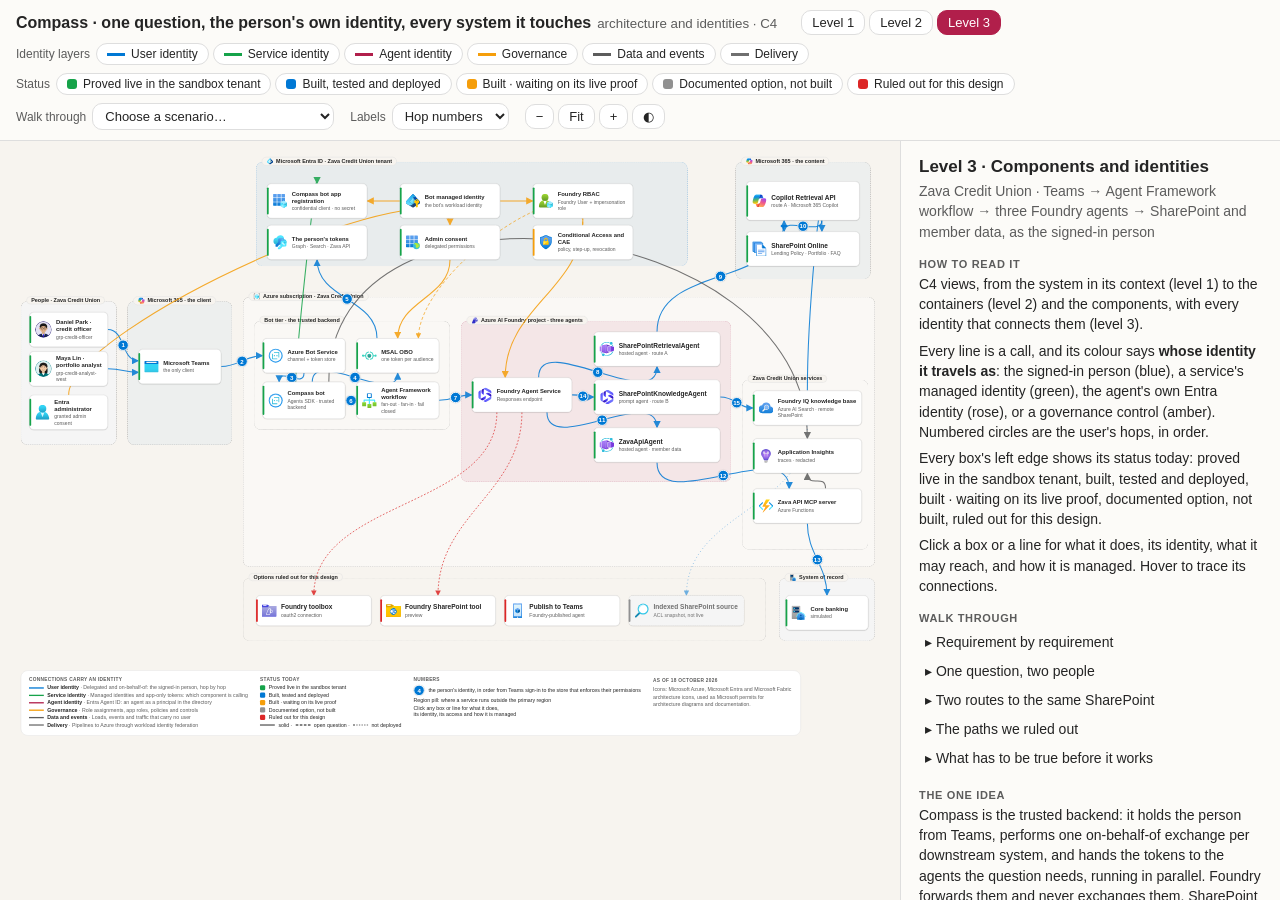
<file: docs/diagrams/Zava-Compass-OBO-Architecture.html>
<!DOCTYPE html>
<html lang="en">
<head>
<meta charset="UTF-8">
<meta name="viewport" content="width=device-width, initial-scale=1">
<title>Compass · one question, the person&#x27;s own identity, every system it touches · architecture and identities</title>
<script>
  (() => {
    const param = new URLSearchParams(window.location.search).get("scoutTheme");
    const theme =
      param || (window.matchMedia("(prefers-color-scheme: dark)").matches ? "dark" : "light");
    document.documentElement.setAttribute("data-theme", theme);
  })();
</script>
<style>
:root {
  color-scheme: light;
  --cp-bg: #f7f4ef;
  --cp-bg-elevated: #fcfbf8;
  --cp-surface: #ffffff;
  --cp-surface-soft: #f5f5f5;
  --cp-border: #dedede;
  --cp-border-strong: #919191;
  --cp-text: #242424;
  --cp-text-muted: #5c5c5c;
  --cp-text-soft: #6f6f6f;
  --cp-accent: #b11f4b;
  --cp-accent-hover: #9a1a41;
  --cp-accent-soft: rgba(177, 31, 75, 0.08);
  --cp-accent-fg: #ffffff;
  --cp-success: #16a34a;
  --cp-danger: #dc2626;
  --cp-warning: #f59e0b;
  --cp-link: #0078d4;
  --cp-shadow: 0 18px 48px rgba(0, 0, 0, 0.12);
  --cp-overlay: rgba(255, 255, 255, 0.8);
  --cp-panel: rgba(255, 255, 255, 0.86);
  --cp-panel-strong: rgba(255, 255, 255, 0.96);
  --cp-sheen: rgba(255, 255, 255, 0.55);
  --cp-highlight: rgba(177, 31, 75, 0.12);
}
html[data-theme="dark"] {
  color-scheme: dark;
  --cp-bg: #3d3b3a;
  --cp-bg-elevated: #343231;
  --cp-surface: #292929;
  --cp-surface-soft: #2e2e2e;
  --cp-border: #474747;
  --cp-border-strong: #5f5f5f;
  --cp-text: #dedede;
  --cp-text-muted: #919191;
  --cp-text-soft: #b0b0b0;
  --cp-accent: #fd8ea1;
  --cp-accent-hover: #fb7b91;
  --cp-accent-soft: rgba(253, 142, 161, 0.14);
  --cp-accent-fg: #1a1a1a;
  --cp-success: #4ade80;
  --cp-danger: #f87171;
  --cp-warning: #fbbf24;
  --cp-link: #4da6ff;
  --cp-shadow: 0 18px 48px rgba(0, 0, 0, 0.32);
  --cp-overlay: rgba(41, 41, 41, 0.88);
  --cp-panel: rgba(41, 41, 41, 0.72);
  --cp-panel-strong: rgba(41, 41, 41, 0.96);
  --cp-sheen: rgba(255, 255, 255, 0.04);
  --cp-highlight: rgba(253, 142, 161, 0.12);
}
* { box-sizing: border-box; }
html, body { margin: 0; height: 100%; }
body {
  background: var(--cp-bg); color: var(--cp-text);
  font-family: "Segoe UI", Aptos, Calibri, -apple-system, BlinkMacSystemFont, sans-serif;
  font-size: 14px; display: flex; flex-direction: column; overflow: hidden;
}
code, .mono { font-family: Consolas, "Courier New", Courier, monospace; }
button, select { font: inherit; color: inherit; }

/* ---- header ---- */
header {
  display: flex; flex-wrap: wrap; align-items: center; gap: 8px 16px; padding: 10px 16px;
  background: var(--cp-bg-elevated); border-bottom: 1px solid var(--cp-border);
}
header h1 { font-size: 16px; font-weight: 600; margin: 0 8px 0 0; white-space: nowrap; }
header h1 small { font-weight: 400; color: var(--cp-text-muted); margin-left: 6px; }
.group { display: flex; align-items: center; gap: 4px; flex-wrap: wrap; }
.group > span.lbl { color: var(--cp-text-muted); font-size: 12px; margin-right: 2px; }
.seg {
  border: 1px solid var(--cp-border); background: var(--cp-surface); border-radius: 0.625rem;
  padding: 4px 10px; cursor: pointer; font-size: 13px;
}
.seg:hover { border-color: var(--cp-border-strong); }
.seg.on { background: var(--cp-accent); color: var(--cp-accent-fg); border-color: var(--cp-accent); }
.chip {
  display: inline-flex; align-items: center; gap: 6px; border: 1px solid var(--cp-border);
  background: var(--cp-surface); border-radius: 999px; padding: 3px 10px; cursor: pointer; font-size: 12px;
}
.chip.off { opacity: 0.45; }
.sw { width: 18px; height: 0; border-top: 3px solid currentColor; display: inline-block; }
select.seg { padding: 4px 8px; }

/* ---- layout ---- */
main { flex: 1; display: flex; min-height: 0; }
#viewport { flex: 1; overflow: auto; position: relative; }
#wrap { position: relative; margin: 12px; }
#stage { position: absolute; left: 0; top: 0; transform-origin: 0 0; }
aside {
  width: 380px; border-left: 1px solid var(--cp-border); background: var(--cp-bg-elevated);
  overflow: auto; padding: 16px 18px 24px;
}
aside h2 { font-size: 17px; margin: 0 0 4px; }
aside h3 {
  font-size: 11px; letter-spacing: 0.06em; text-transform: uppercase; color: var(--cp-text-muted);
  margin: 16px 0 4px;
}
aside p { margin: 0 0 6px; line-height: 1.45; }
aside a { color: var(--cp-link); }
.sub { color: var(--cp-text-muted); }
.conn { display: block; width: 100%; text-align: left; background: none; border: 0; padding: 5px 6px;
  border-radius: 8px; cursor: pointer; line-height: 1.35; }
.conn:hover { background: var(--cp-accent-soft); }
.conn .sw { margin-right: 6px; vertical-align: middle; }
.steps { display: flex; gap: 6px; align-items: center; margin: 10px 0; }
.stepdots { display: flex; gap: 4px; }
.stepdots i { width: 8px; height: 8px; border-radius: 50%; background: var(--cp-border); display: block; }
.stepdots i.on { background: var(--cp-accent); }

/* ---- canvas ---- */
.box {
  position: absolute; border: 1.5px dashed var(--cp-border-strong); border-radius: 16px;
  background: color-mix(in srgb, var(--cp-surface) 40%, transparent);
}
.box > .bl {
  position: absolute; left: 12px; top: -12px; padding: 1px 10px; border-radius: 999px;
  background: var(--cp-bg); border: 1px solid var(--cp-border); font-size: 12.5px; font-weight: 600;
  display: flex; align-items: center; gap: 6px; white-space: nowrap; color: var(--cp-text);
}
.box > .bl img { width: 16px; height: 16px; }
.box.entra { background: color-mix(in srgb, var(--cp-link) 6%, transparent); border-color: color-mix(in srgb, var(--cp-link) 55%, var(--cp-border)); }
.box.foundry { background: var(--cp-accent-soft); border-color: color-mix(in srgb, var(--cp-accent) 50%, var(--cp-border)); }
.box.vnet { background: color-mix(in srgb, var(--cp-success) 6%, transparent); border-color: color-mix(in srgb, var(--cp-success) 55%, var(--cp-border)); }
.box.fabric { background: color-mix(in srgb, var(--cp-warning) 8%, transparent); border-color: color-mix(in srgb, var(--cp-warning) 60%, var(--cp-border)); }
.box.m365 { background: color-mix(in srgb, var(--cp-link) 4%, transparent); }
.box.people, .box.external { background: var(--cp-surface-soft); }
.box.inner { background: transparent; border-style: dotted; }
.box.azure { background: color-mix(in srgb, var(--cp-bg-elevated) 60%, transparent); }

.node {
  position: absolute; display: flex; align-items: center; gap: 10px; padding: 8px 10px 8px 12px;
  background: var(--cp-surface); border: 1px solid var(--cp-border); border-radius: 10px;
  box-shadow: 0 0 2px rgba(0,0,0,0.12), 0 1px 2px rgba(0,0,0,0.14); cursor: pointer;
  transition: opacity 0.15s, box-shadow 0.15s;
}
.node::before {
  content: ""; position: absolute; left: -1px; top: 8px; bottom: 8px; width: 4px; border-radius: 4px;
  background: var(--st);
}
.node:hover { box-shadow: 0 0 0 2px var(--cp-highlight), 0 1px 2px rgba(0,0,0,0.14); }
.node img.ic { width: 34px; height: 34px; flex: none; object-fit: contain; }
.node img.ic.avatar { border-radius: 50%; width: 38px; height: 38px; }
.node .tx { min-width: 0; }
.node .t { font-weight: 600; font-size: 13.5px; line-height: 1.2; }
.node .s { font-size: 11.5px; color: var(--cp-text-muted); line-height: 1.25; margin-top: 2px; }
.node .rg {
  position: absolute; right: 6px; top: -9px; font-size: 10.5px; padding: 0 7px; border-radius: 999px;
  background: var(--cp-surface); border: 1px solid var(--cp-border-strong); color: var(--cp-text-muted);
}
.node.st-verified { --st: var(--cp-success); }
.node.st-built { --st: var(--cp-link); }
.node.st-gated { --st: var(--cp-warning); }
.node.st-blocked { --st: var(--cp-danger); }
.node.st-off { --st: var(--cp-border-strong); border-style: dashed; background: var(--cp-surface-soft); }
.node.st-off .t, .node.st-off .s { color: var(--cp-text-soft); }
.node.big .t { font-size: 15px; }
.node.sel { box-shadow: 0 0 0 3px var(--cp-accent), 0 1px 2px rgba(0,0,0,0.14); }

svg#edges { position: absolute; left: 0; top: 0; overflow: visible; pointer-events: none; }
svg#edges path.e { fill: none; stroke-width: 1.8; opacity: 0.85; transition: opacity 0.15s; }
svg#edges path.hit { fill: none; stroke: transparent; stroke-width: 14; pointer-events: stroke; cursor: pointer; }
.L-user { color: var(--cp-link); }
.L-service { color: var(--cp-success); }
.L-agent { color: var(--cp-accent); }
.L-gov { color: var(--cp-warning); }
.L-flow { color: var(--cp-text-muted); }
.L-ci { color: var(--cp-text-soft); }
svg#edges path.e { stroke: currentColor; }
svg#edges path.S-verified { stroke-width: 2.4; }
svg#edges path.S-gated { stroke-dasharray: 7 5; }
svg#edges path.S-off { stroke-dasharray: 2 6; opacity: 0.55; }
svg#edges path.S-blocked { stroke-dasharray: 4 4; stroke: var(--cp-danger); }
svg#edges path.L-ci { stroke-dasharray: 9 3 2 3; }
svg#edges marker path { fill: currentColor; }

.hop, .elab {
  position: absolute; transform: translate(-50%, -50%); pointer-events: auto; cursor: pointer;
  transition: opacity 0.15s;
}
.hop {
  width: 26px; height: 26px; border-radius: 50%; font-size: 14px; font-weight: 700; border: 2px solid var(--cp-surface);
  display: flex; align-items: center; justify-content: center;
  background: currentColor; box-shadow: 0 0 2px rgba(0,0,0,0.25);
}
.hop b { color: var(--cp-surface); font-weight: 700; }
.elab {
  font-size: 11px; background: var(--cp-panel-strong); border: 1px solid currentColor; border-radius: 999px;
  padding: 1px 8px; white-space: nowrap; display: none;
}
.elab span { color: var(--cp-text); }
#stage.labels-all .elab { display: block; }
#stage .elab.show { display: block; }

#stage.focus .node:not(.hl), #stage.focus .box { opacity: 0.35; }
#stage.focus svg#edges path.e:not(.hl) { opacity: 0.08; }
#stage.focus .hop:not(.hl), #stage.focus .elab:not(.hl) { opacity: 0.12; }
#stage.focus svg#edges path.e.hl { stroke-width: 3; opacity: 1; }
.hidden { display: none !important; }

.legend {
  position: absolute; display: flex; gap: 28px; padding: 14px 18px; background: var(--cp-surface);
  border: 1px solid var(--cp-border); border-radius: 16px; font-size: 12px; align-items: flex-start;
}
.legend h4 { margin: 0 0 6px; font-size: 11px; letter-spacing: 0.06em; text-transform: uppercase; color: var(--cp-text-muted); }
.legend .row { display: flex; align-items: center; gap: 8px; margin: 3px 0; white-space: nowrap; }
.legend .ln { width: 34px; height: 0; border-top: 3px solid currentColor; }
.legend .ln.dash { border-top-style: dashed; }
.legend .ln.dot { border-top-style: dotted; opacity: 0.6; }
.legend .st { width: 12px; height: 12px; border-radius: 3px; }
.legend .credit { max-width: 320px; color: var(--cp-text-muted); white-space: normal; line-height: 1.4; }

body.nochrome header, body.nochrome aside { display: none; }
body.nochrome #wrap { margin: 0; }
body.nochrome #viewport { overflow: hidden; }
</style>
</head>
<body>
<header>
  <h1>Compass · one question, the person&#x27;s own identity, every system it touches<small>architecture and identities · C4</small></h1>
  <div class="group" id="views"></div>
  <div class="group" id="layers"><span class="lbl">Identity layers</span></div>
  <div class="group" id="statuses"><span class="lbl">Status</span></div>
  <div class="group">
    <span class="lbl">Walk through</span>
    <select class="seg" id="scenario"><option value="">Choose a scenario…</option></select>
  </div>
  <div class="group">
    <span class="lbl">Labels</span>
    <select class="seg" id="labels">
      <option value="hops">Hop numbers</option><option value="all">All labels</option><option value="none">None</option>
    </select>
  </div>
  <div class="group">
    <button class="seg" id="zoomout" title="Zoom out">−</button>
    <button class="seg" id="fit" title="Fit to window">Fit</button>
    <button class="seg" id="zoomin" title="Zoom in">+</button>
    <button class="seg" id="theme" title="Light or dark">◐</button>
  </div>
</header>
<main>
  <div id="viewport"><div id="wrap"><div id="stage"></div></div></div>
  <aside id="panel"></aside>
</main>
<script>
const DATA = {"asOf": "18 October 2026", "subtitle": "Zava Credit Union · Teams → Agent Framework workflow → three Foundry agents → SharePoint and member data, as the signed-in person", "summary": "Compass is the trusted backend: it holds the person from Teams, performs one on-behalf-of exchange per downstream system, and hands the tokens to the agents the question needs, running in parallel. Foundry forwards them and never exchanges them. SharePoint and the member API decide what comes back — nothing is pruned in our code.", "hopNote": "the person's identity, in order from Teams sign-in to the store that enforces their permissions", "regionNote": "where a service runs outside the primary region", "statusHeading": "Status today", "credit": "Icons: Microsoft Azure, Microsoft Entra and Microsoft Fabric architecture icons, used as Microsoft permits for architecture diagrams and documentation.", "layers": {"user": ["User identity", "Delegated and on-behalf-of: the signed-in person, hop by hop"], "service": ["Service identity", "Managed identities and app-only tokens: which component is calling"], "agent": ["Agent identity", "Entra Agent ID: an agent as a principal in the directory"], "gov": ["Governance", "Role assignments, app roles, policies and controls"], "flow": ["Data and events", "Loads, events and traffic that carry no user"], "ci": ["Delivery", "Pipelines to Azure through workload identity federation"]}, "statuses": {"verified": "Proved live in the sandbox tenant", "built": "Built, tested and deployed", "gated": "Built · waiting on its live proof", "off": "Documented option, not built", "blocked": "Ruled out for this design"}, "views": {"context": {"title": "Level 1 · System context", "w": 1760, "h": 560, "boxes": [], "nodes": [{"id": "p-emp", "title": "Daniel Park · Maya Lin", "sub": "two employees, two sets of access", "icon": "users", "status": "verified", "detail": {"what": "A Zava Credit Union employee asking Compass a question in Teams.", "identity": "Their Entra account. Teams SSO puts their token in Compass's hands without a second prompt.", "access": "Whatever SharePoint, Workday and Zava Credit Union's APIs already grant them. Nothing more."}, "x": 40, "y": 215, "w": 240, "h": 100, "region": null}, {"id": "compass", "title": "Compass", "sub": "Zava Credit Union's assistant · in Teams", "icon": "bot", "status": "verified", "w": 330, "h": 135, "detail": {"what": "Zava Credit Union's internal assistant. A Microsoft 365 Agents SDK bot today, moving its tools to Foundry hosted agents and reusable MCP servers.", "identity": "A confidential client that authenticates the person through Teams SSO and acts as them downstream.", "access": "Only ever what the signed-in person may reach.", "notes": "Teams is the only client today: “We haven't done Copilot. We've only ever been a Teams client.”"}, "x": 420, "y": 195, "region": null}, {"id": "entra", "title": "Microsoft Entra ID", "sub": "identity for the person, the bot and the agents", "icon": "entra-id", "status": "verified", "detail": {"what": "Issues every token in the chain: the person's, the bot's, and each downstream token obtained on the person's behalf.", "identity": "The one authority. There is no second token service in the recommended design.", "access": "Admin consent governs which downstream APIs the bot may reach as the person.", "learn": "https://learn.microsoft.com/en-us/entra/identity-platform/v2-oauth2-on-behalf-of-flow"}, "x": 435, "y": 20, "w": 300, "h": 105, "region": null}, {"id": "foundry", "title": "Azure AI Foundry", "sub": "Agent Service · three agents, one project", "icon": "foundry", "status": "verified", "detail": {"what": "Runs the hosted agents that Compass calls. Forwards the person's downstream tokens to the container.", "identity": "Foundry does not exchange or refresh the forwarded tokens. Learn calls this “application-managed OBO and token forwarding, not a token exchange performed by Foundry”.", "access": "The bot needs Foundry Agent Consumer plus a custom impersonation role, scoped to the agents it calls.", "learn": "https://learn.microsoft.com/en-us/azure/foundry/agents/how-to/use-on-behalf-of-flow"}, "x": 435, "y": 415, "w": 300, "h": 105, "region": null}, {"id": "m365", "title": "Microsoft 365", "sub": "SharePoint · Copilot Retrieval API", "icon": "copilot", "status": "verified", "detail": {"what": "Where the documents live, and the surface Compass is used from.", "identity": "The Retrieval API is called with the person's own delegated Graph token.", "access": "SharePoint's own permissions decide what comes back. Nothing is pruned afterwards.", "learn": "https://learn.microsoft.com/en-us/microsoft-365/copilot/extensibility/api/ai-services/retrieval/overview"}, "x": 990, "y": 60, "w": 300, "h": 115, "region": null}, {"id": "zava-sys", "title": "Zava Credit Union member data", "sub": "Azure Functions MCP server → core banking (simulated)", "icon": "azure/general/server-farm", "status": "verified", "detail": {"what": "Zava Credit Union's own business APIs, exposed as MCP servers on Azure Functions, and the systems behind them.", "identity": "Each MCP server validates a token issued for its own audience, then uses each downstream system's own delegation.", "access": "Entra OBO where the system supports it. Workday's mechanism is unconfirmed today.", "notes": "Zava Credit Union's direction: function tools become reusable MCP servers."}, "x": 990, "y": 370, "w": 300, "h": 125, "region": null}], "edges": [{"id": "c1", "from": "p-emp", "to": "compass", "layer": "user", "label": "Asks a question in Teams", "status": "verified", "hop": 1, "route": null, "detail": {}}, {"id": "c2", "from": "compass", "to": "entra", "layer": "user", "label": "On-behalf-of, as the person", "status": "verified", "hop": 2, "route": null, "detail": {}}, {"id": "c3", "from": "compass", "to": "foundry", "layer": "user", "label": "Carries the person's tokens to the agents in scope", "status": "verified", "hop": 3, "route": null, "detail": {}}, {"id": "c4", "from": "foundry", "to": "m365", "layer": "user", "label": "The person's Graph and Search tokens", "status": "verified", "hop": 4, "route": null, "detail": {}}, {"id": "c5", "from": "foundry", "to": "zava-sys", "layer": "user", "label": "The person's token for Zava's own API", "status": "verified", "hop": 5, "route": null, "detail": {}}]}, "containers": {"title": "Level 2 · Containers", "w": 1900, "h": 625, "boxes": [{"id": "cb-client", "label": "Microsoft 365 · the client", "icon": "copilot", "tone": "m365", "cols": 1, "x": 250, "y": 60, "w": 230, "h": 200}, {"id": "cb-m365", "label": "Microsoft 365 · the content", "icon": "copilot", "tone": "m365", "cols": 1, "x": 1560, "y": 60, "w": 250, "h": 310}, {"id": "cb-entra", "label": "Microsoft Entra ID", "icon": "entra-id", "tone": "entra", "cols": 1, "x": 250, "y": 300, "w": 230, "h": 190}, {"id": "cb-azure", "label": "Azure subscription · Zava Credit Union", "icon": "resource-group", "tone": "azure", "cols": 2, "x": 520, "y": 60, "w": 1000, "h": 530}, {"id": "cb-foundry", "parent": "cb-azure", "label": "Azure AI Foundry project", "icon": "foundry", "tone": "foundry", "cols": 1, "x": 790, "y": 100, "w": 500, "h": 300}, {"id": "cb-ext", "label": "Zava Credit Union core systems", "icon": "azure/general/server-farm", "tone": "external", "cols": 1, "x": 1560, "y": 410, "w": 250, "h": 180}], "nodes": [{"id": "ct-person", "title": "Zava Credit Union employee", "sub": "Teams client", "icon": "users", "status": "verified", "detail": {"what": "The signed-in person. Everything downstream runs as them."}, "x": 20, "y": 120, "w": 200, "h": 90, "region": null}, {"id": "ct-teams", "box": "cb-client", "title": "Microsoft Teams", "sub": "Compass's only client today", "icon": "azure/general/browser", "status": "verified", "detail": {"what": "Where people talk to Compass.", "identity": "Teams SSO hands the bot a token for the bot's own API without prompting."}, "x": 275, "y": 110, "w": 180, "h": 90, "region": null}, {"id": "ct-spo", "box": "cb-m365", "title": "SharePoint Online", "sub": "sites and document libraries", "icon": "azure/general/files", "status": "verified", "detail": {"what": "Where Zava Credit Union's documents live.", "access": "Per-person permissions. The whole point of this design is to let them decide."}, "x": 1585, "y": 225, "w": 200, "h": 90, "region": null}, {"id": "ct-retr", "box": "cb-m365", "title": "Copilot Retrieval API", "sub": "Microsoft 365 Copilot", "icon": "copilot", "status": "verified", "detail": {"what": "Searches SharePoint as the calling person and returns extracts with their source URLs.", "identity": "Called with the person's delegated Graph token.", "access": "Needs a Microsoft 365 Copilot licence per calling person, or pay-as-you-go (preview).", "learn": "https://learn.microsoft.com/en-us/microsoft-365/copilot/extensibility/api/ai-services/retrieval/overview"}, "x": 1585, "y": 110, "w": 200, "h": 95, "region": null}, {"id": "ct-entra", "box": "cb-entra", "title": "Entra ID", "sub": "tokens, consent, Conditional Access", "icon": "entra-id", "status": "verified", "detail": {"what": "Issues the person's token, and every downstream token the bot obtains on their behalf."}, "x": 275, "y": 350, "w": 180, "h": 95, "region": null}, {"id": "ct-botsvc", "box": "cb-azure", "title": "Azure Bot Service", "sub": "channel + token store", "icon": "azure/ai-machine-learning/bot-services", "status": "verified", "detail": {"what": "Carries Teams activities to the bot, and brokers the person's token for the bot's own API.", "notes": "This is the “own STS” the engineering lead asked about. It brokers; Entra still issues every downstream token."}, "x": 545, "y": 110, "w": 200, "h": 90, "region": null}, {"id": "ct-bot", "box": "cb-azure", "title": "Compass bot", "sub": "Agents SDK · Agent Framework workflow", "icon": "bot", "status": "verified", "w": 230, "detail": {"what": "The trusted backend. Authenticates the person, performs OBO, and calls the hosted agent with the person's tokens.", "identity": "A confidential client with a federated credential on its app registration trusting its managed identity. No secret.", "access": "Foundry Agent Consumer plus a custom impersonation role, scoped to the agents it calls.", "learn": "https://learn.microsoft.com/en-us/microsoft-365/agents-sdk/azure-bot-user-authorization-federated-credentials"}, "x": 545, "y": 235, "h": 100, "region": null}, {"id": "ct-agent", "box": "cb-foundry", "title": "Hosted agents ×2", "sub": "SharePointRetrieval · ZavaApi", "icon": "container-app", "status": "verified", "detail": {"what": "Runs Zava Credit Union's agent code. Reads the person's tokens from x-client-* headers and calls each store as them.", "identity": "Never falls back to app-only access.", "learn": "https://learn.microsoft.com/en-us/azure/foundry/agents/concepts/hosted-agent-contract"}, "x": 815, "y": 255, "w": 215, "h": 85, "region": null}, {"id": "ct-svc", "box": "cb-foundry", "title": "Foundry Agent Service", "sub": "Responses endpoint", "icon": "agent-service", "status": "verified", "detail": {"what": "Hosts the agent and forwards the caller's x-client-* headers to the container.", "identity": "Does not exchange or refresh those tokens.", "learn": "https://learn.microsoft.com/en-us/azure/foundry/agents/how-to/use-on-behalf-of-flow"}, "x": 815, "y": 140, "w": 215, "h": 85, "region": null}, {"id": "ct-toolbox", "box": "cb-foundry", "title": "Foundry toolbox", "sub": "oauth2 connection", "icon": "foundry-iq", "status": "blocked", "detail": {"what": "Groups tools behind one MCP endpoint.", "identity": "An oauth2 connection runs Foundry's own per-person authorization when no grant exists. There is no documented way to hand it a token Compass already holds.", "notes": "This is what Zava Credit Union hit: “I couldn't get the toolbox to do silent OBO.”", "learn": "https://learn.microsoft.com/en-us/azure/foundry/agents/how-to/tools/tool-authentication"}, "x": 1055, "y": 140, "w": 215, "h": 85, "region": null}, {"id": "ct-mcp", "box": "cb-azure", "title": "Zava Credit Union MCP servers", "sub": "Azure Functions", "icon": "azure/compute/function-apps", "status": "verified", "detail": {"what": "Zava Credit Union's business tools, exposed as MCP servers.", "identity": "Validates a token issued for its own audience, then uses each downstream system's own delegation.", "learn": "https://learn.microsoft.com/en-us/azure/foundry/agents/how-to/mcp-authentication"}, "x": 1075, "y": 440, "w": 200, "h": 90, "region": null}, {"id": "ct-core", "box": "cb-ext", "title": "Core banking", "sub": "simulated system of record", "icon": "azure/general/server-farm", "status": "verified", "detail": {"what": "The systems the MCP servers read.", "access": "Entra OBO where supported; Workday's mechanism is unconfirmed today."}, "x": 1585, "y": 460, "w": 200, "h": 90, "region": null}, {"id": "ct-search", "box": "cb-azure", "title": "Foundry IQ knowledge base", "sub": "on Azure AI Search · remote SharePoint source", "icon": "search", "status": "verified", "detail": {"what": "An index over SharePoint, trimmed at query time with the person's token.", "notes": "A documented option (section 5.4 of the brief), not the recommended one.", "learn": "https://learn.microsoft.com/en-us/azure/search/search-query-access-control-rbac-enforcement"}, "x": 825, "y": 440, "w": 200, "h": 90, "region": null}, {"id": "ct-kagent", "box": "cb-foundry", "title": "Prompt agent", "sub": "SharePointKnowledgeAgent", "icon": "agent-service", "status": "verified", "x": 1055, "y": 255, "w": 215, "h": 85, "detail": {"what": "A Foundry prompt agent that answers from the Foundry IQ knowledge base.", "identity": "Takes the person's Search token as a structured input, not a header.", "notes": "Runs inside the Foundry service, so no container and no x-client-* headers."}, "region": null}], "edges": [{"id": "k1", "from": "ct-person", "to": "ct-teams", "layer": "user", "label": "Signs in to Teams", "status": "verified", "hop": 1, "route": null, "detail": {}}, {"id": "k2", "from": "ct-teams", "to": "ct-botsvc", "layer": "user", "label": "Teams SSO: token for api://botid-{appid}", "status": "verified", "hop": 2, "route": null, "detail": {}}, {"id": "k3", "from": "ct-botsvc", "to": "ct-bot", "layer": "user", "label": "Exchangeable token for the bot's own API", "status": "verified", "hop": 3, "route": null, "detail": {}}, {"id": "k4", "from": "ct-bot", "to": "ct-entra", "layer": "user", "label": "MSAL OBO: the person's assertion + the bot's federated credential", "status": "verified", "hop": 4, "route": null, "detail": {}}, {"id": "k5", "from": "ct-bot", "to": "ct-svc", "layer": "user", "label": "ai.azure.com token + x-ms-user-identity + x-client-*", "status": "verified", "hop": 5, "route": null, "detail": {}}, {"id": "k6", "from": "ct-svc", "to": "ct-agent", "layer": "user", "label": "x-client-* forwarded; Authorization dropped", "status": "verified", "hop": 6, "route": null, "detail": {}}, {"id": "k7", "from": "ct-agent", "to": "ct-retr", "layer": "user", "label": "The person's Graph token", "status": "verified", "hop": 7, "route": null, "detail": {}}, {"id": "k8", "from": "ct-retr", "to": "ct-spo", "layer": "user", "label": "Reads as the person; their permissions decide", "status": "verified", "hop": 8, "route": null, "detail": {}}, {"id": "k9", "from": "ct-agent", "to": "ct-mcp", "layer": "user", "label": "The person's token for Zava Credit Union's API audience", "status": "verified", "hop": 9, "route": null, "detail": {}}, {"id": "k10", "from": "ct-mcp", "to": "ct-core", "layer": "user", "label": "Member records, scoped to the person", "status": "verified", "hop": 10, "route": null, "detail": {}}, {"id": "k11", "from": "ct-agent", "to": "ct-toolbox", "layer": "user", "label": "Cannot reuse Compass's existing token", "status": "blocked", "hop": null, "route": null, "detail": {}}, {"id": "k14", "from": "ct-svc", "to": "ct-kagent", "layer": "user", "status": "verified", "hop": 11, "label": "Search token as a structured input", "route": null, "detail": {}}, {"id": "k15", "from": "ct-kagent", "to": "ct-search", "layer": "user", "status": "verified", "hop": 12, "label": "x-ms-query-source-authorization = the person's Search token", "route": null, "detail": {}}, {"id": "k16", "from": "ct-search", "to": "ct-spo", "layer": "user", "status": "verified", "hop": 13, "label": "Remote SharePoint source: queried live as the person", "route": null, "detail": {}}]}, "components": {"title": "Level 3 · Components and identities", "w": 2010, "h": 1175, "boxes": [{"id": "b-people", "label": "People · Zava Credit Union", "tone": "people", "cols": 1, "x": 20, "y": 340, "w": 220, "h": 330, "icon": null}, {"id": "b-client", "label": "Microsoft 365 · the client", "icon": "copilot", "tone": "m365", "cols": 1, "x": 265, "y": 340, "w": 240, "h": 330}, {"id": "b-m365", "label": "Microsoft 365 · the content", "icon": "copilot", "tone": "m365", "cols": 1, "x": 1660, "y": 20, "w": 310, "h": 270}, {"id": "b-entra", "label": "Microsoft Entra ID · Zava Credit Union tenant", "icon": "entra-id", "tone": "entra", "cols": 2, "x": 560, "y": 20, "w": 990, "h": 240}, {"id": "b-azure", "label": "Azure subscription · Zava Credit Union", "icon": "resource-group", "tone": "azure", "cols": 3, "x": 530, "y": 330, "w": 1450, "h": 620}, {"id": "b-bot", "parent": "b-azure", "label": "Bot tier · the trusted backend", "tone": "inner", "cols": 2, "x": 555, "y": 385, "w": 450, "h": 250, "icon": null}, {"id": "b-foundry", "parent": "b-azure", "label": "Azure AI Foundry project · three agents", "icon": "foundry", "tone": "foundry", "cols": 2, "x": 1030, "y": 385, "w": 620, "h": 370}, {"id": "b-api", "parent": "b-azure", "label": "Zava Credit Union services", "tone": "inner", "cols": 1, "x": 1675, "y": 520, "w": 290, "h": 390, "icon": null}, {"id": "b-ruled", "label": "Options ruled out for this design", "tone": "inner", "cols": 2, "x": 530, "y": 975, "w": 1200, "h": 145, "icon": null}, {"id": "b-ext", "label": "System of record", "icon": "azure/general/server-farm", "tone": "external", "cols": 1, "x": 1760, "y": 975, "w": 220, "h": 145}], "nodes": [{"id": "p-daniel", "box": "b-people", "title": "Daniel Park · credit officer", "sub": "grp-credit-officer", "icon": "avatar-daniel", "status": "verified", "detail": {"what": "Credit officer. The first of the two people we sign in as.", "identity": "His own Entra account; Teams SSO means no second sign-in.", "access": "Reads the Lending Policy library, and the shared Member Services FAQ. Not the Portfolio and Collections library.", "managed": "An existing tenant user (Copilot-licensed), reused from the earlier credit-memo build."}, "x": 40, "y": 365, "w": 180, "h": 80, "region": null}, {"id": "p-maya", "box": "b-people", "title": "Maya Lin · portfolio analyst", "sub": "grp-credit-analyst-west", "icon": "avatar-maya", "status": "verified", "detail": {"what": "Portfolio analyst, West. Asks the same questions from a different set of access.", "identity": "Her own Entra account; a separate browser profile for the live demo.", "access": "Reads Portfolio and Collections and the shared FAQ. Not the Lending Policy library.", "managed": "An existing tenant user (Copilot-licensed), reused from the earlier credit-memo build."}, "x": 40, "y": 455, "w": 180, "h": 80, "region": null}, {"id": "p-admin", "box": "b-people", "title": "Entra administrator", "sub": "granted admin consent", "icon": "azure/identity/users", "status": "verified", "detail": {"what": "Admin-consents the bot's downstream delegated permissions so no employee is ever prompted.", "access": "Graph Files.Read.All and Sites.Read.All, Azure AI Search user_impersonation, and the Zava API's Member.Read.", "notes": "Done once, tenant-wide, for the bot app. Without it each person gets a consent prompt, which is exactly what we are avoiding."}, "x": 40, "y": 555, "w": 180, "h": 80, "region": null}, {"id": "teams", "box": "b-client", "title": "Microsoft Teams", "sub": "the only client", "icon": "azure/general/browser", "status": "verified", "detail": {"what": "Where people talk to Compass.", "identity": "Teams SSO issues a token for the bot's own API, silently.", "managed": "Needs the Teams client IDs pre-authorized on the bot app, an OAuth connection with the Token Exchange URL, and webApplicationInfo in the app manifest.", "learn": "https://learn.microsoft.com/en-us/microsoft-365/agents-sdk/azure-bot-user-authorization-federated-credentials"}, "x": 290, "y": 450, "w": 190, "h": 80, "region": null}, {"id": "retr", "box": "b-m365", "title": "Copilot Retrieval API", "sub": "route A · Microsoft 365 Copilot", "icon": "copilot", "status": "verified", "w": 260, "detail": {"what": "Searches SharePoint as the calling person and returns text extracts with their source URLs.", "identity": "Called with the person's delegated Graph token, straight from x-client-graph-access-token.", "access": "SharePoint's own permissions decide. Nothing comes back that the person could not already open, so nothing is pruned in our code.", "notes": "Needs a Microsoft 365 Copilot licence per calling person. Semantic retrieval covers .docx, .pptx, .pdf, .aspx and .one; other types get lexical matching only.", "learn": "https://learn.microsoft.com/en-us/microsoft-365/copilot/extensibility/api/ai-services/retrieval/overview"}, "x": 1685, "y": 65, "h": 90, "region": null}, {"id": "spo", "box": "b-m365", "title": "SharePoint Online", "sub": "Lending Policy · Portfolio · FAQ", "icon": "azure/general/files", "status": "verified", "detail": {"what": "Three libraries with unique permissions: Lending Policy (Daniel), Portfolio and Collections (Maya), Member Services FAQ (both).", "access": "Per-person permissions, enforced by SharePoint itself at query time. Neither route ever sees the ACL.", "notes": "Permissions are SharePoint's, not the repo's. The demo's whole point: the same question returns different results, and the bot never needs to know why."}, "x": 1685, "y": 180, "w": 260, "h": 80, "region": null}, {"id": "e-botapp", "box": "b-entra", "title": "Compass bot app registration", "sub": "confidential client · no secret", "icon": "app-registrations", "status": "verified", "detail": {"what": "The bot's Entra identity, and the client credential it uses for OBO.", "identity": "A federated identity credential on the app registration trusts the bot's managed identity, so there is no secret to store or rotate.", "managed": "Bot Service's OAuth connection credential is configured separately from this.", "learn": "https://learn.microsoft.com/en-us/entra/workload-id/workload-identity-federation-config-app-trust-managed-identity"}, "x": 585, "y": 70, "w": 230, "h": 80, "region": null}, {"id": "e-botmi", "box": "b-entra", "title": "Bot managed identity", "sub": "the bot's workload identity", "icon": "managed-identities", "status": "verified", "detail": {"what": "What the bot authenticates to Azure and Foundry as.", "access": "Holds the Foundry roles below. Also the subject of the federated credential, which is what removes the secret."}, "x": 890, "y": 70, "w": 230, "h": 80, "region": null}, {"id": "e-person-tok", "box": "b-entra", "title": "The person's tokens", "sub": "Graph · Search · Zava API", "icon": "azure/menu/keys", "status": "verified", "detail": {"what": "Three access tokens the bot obtains on the person's behalf, one per audience.", "identity": "Subject is the person; the bot is the actor.", "access": "Each is good only for its own audience.", "notes": "Foundry does not refresh them. Obtain them per turn and keep the turn inside their lifetime."}, "x": 585, "y": 165, "w": 230, "h": 80, "region": null}, {"id": "e-consent", "box": "b-entra", "title": "Admin consent", "sub": "delegated permissions", "icon": "enterprise-apps", "status": "verified", "detail": {"what": "Tenant-wide consent for the downstream scopes the bot requests as the person.", "access": "Three grants on the bot app: Graph (Files.Read.All, Sites.Read.All), Azure AI Search (user_impersonation), Zava API (Member.Read).", "notes": "Applied live to the sandbox tenant. Without it, the silent experience is impossible."}, "x": 890, "y": 165, "w": 230, "h": 80, "region": null}, {"id": "e-ca", "box": "b-entra", "title": "Conditional Access and CAE", "sub": "policy, step-up, revocation", "icon": "conditional-access", "status": "gated", "detail": {"what": "Can require MFA or re-authentication part-way through a turn.", "access": "A claims challenge must be carried back to the bot and satisfied through Teams sign-in.", "notes": "Not exercised in the sandbox. Plan for it: an agent cannot resolve a challenge on its own."}, "x": 1195, "y": 165, "w": 230, "h": 80, "region": null}, {"id": "e-roles", "box": "b-entra", "title": "Foundry RBAC", "sub": "Foundry User + impersonation role", "icon": "roles", "status": "verified", "detail": {"what": "What lets the bot assert a person to a hosted agent.", "access": "The Foundry role for calling agents, plus a custom role holding .../agents/endpoints/UserIdentityImpersonation/action.", "notes": "The impersonation data action is in no built-in role. Without it, sending x-ms-user-identity is refused with 403. Today it is assigned at project scope; per-agent scope waits on a Foundry preview schema fix.", "learn": "https://learn.microsoft.com/en-us/azure/foundry/agents/concepts/hosted-agent-permissions"}, "x": 1195, "y": 70, "w": 230, "h": 80, "region": null}, {"id": "botsvc", "box": "b-bot", "title": "Azure Bot Service", "sub": "channel + token store", "icon": "azure/ai-machine-learning/bot-services", "status": "verified", "detail": {"what": "Carries Teams activities to the bot and brokers the person's token for the bot's own API.", "identity": "Brokers and stores; it does not issue downstream tokens. Entra does.", "notes": "This is the service behind the engineering lead's question. The thing to ask for is Entra-native sign-in without the Bot Framework token service — not a replacement token service.", "learn": "https://learn.microsoft.com/en-us/microsoft-365/agents-sdk/agent-oauth-configuration"}, "x": 575, "y": 425, "w": 190, "h": 80, "region": null}, {"id": "bot", "box": "b-bot", "title": "Compass bot", "sub": "Agents SDK · trusted backend", "icon": "bot", "status": "verified", "w": 190, "detail": {"what": "Owns the conversation, authenticates the person, performs OBO, and calls Foundry with the person's tokens.", "identity": "A confidential client. Learn's requirement is exactly this: a trusted application backend that authenticates users and can perform OBO.", "access": "Scope its Foundry roles to what it must call, take the object ID only from a validated token, and give it no secret.", "notes": "This is a trust boundary: the bot can assert any person to the agents its role covers.", "learn": "https://learn.microsoft.com/en-us/azure/foundry/agents/how-to/use-on-behalf-of-flow"}, "x": 575, "y": 525, "h": 85, "region": null}, {"id": "bot-obo", "box": "b-bot", "title": "MSAL OBO", "sub": "one token per audience", "icon": "azure/identity/api-proxy", "status": "verified", "detail": {"what": "The bot exchanges the person's token for a downstream token, per audience, as a confidential client.", "identity": "Entra issues every one of these. There is no second token service.", "notes": "Compass already does this today for its function tools. The pattern does not change — only who it is handed to.", "learn": "https://learn.microsoft.com/en-us/entra/identity-platform/v2-oauth2-on-behalf-of-flow"}, "x": 790, "y": 425, "w": 190, "h": 80, "region": null}, {"id": "maf", "box": "b-bot", "title": "Agent Framework workflow", "sub": "fan-out · fan-in · fail closed", "icon": "azure/general/workflow", "status": "verified", "detail": {"what": "A Microsoft Agent Framework workflow: scope the turn (the route, then the question) → the executors in scope in parallel → a fan-in barrier → compose one reply.", "identity": "Receives the person and the three tokens once; never exchanges anything itself.", "access": "Fail closed: if any branch fails the whole turn fails, and the original typed exception is rethrown.", "notes": "A fresh workflow per turn, so no state or token can leak between people.", "learn": "https://learn.microsoft.com/en-us/agent-framework/"}, "x": 790, "y": 525, "w": 190, "h": 85, "region": null}, {"id": "svc", "box": "b-foundry", "title": "Foundry Agent Service", "sub": "Responses endpoint", "icon": "agent-service", "status": "verified", "w": 230, "detail": {"what": "Receives the bot's call and routes it to the agent that was asked for.", "identity": "For hosted agents it forwards x-client-* to the container and drops the caller's Authorization header; it adds x-agent-user-id.", "access": "Checks the bot's role and the impersonation action before accepting x-ms-user-identity.", "notes": "Foundry does not exchange or refresh the token in x-client-*. End users need no Foundry role assignments in this pattern.", "learn": "https://learn.microsoft.com/en-us/azure/foundry/agents/how-to/use-on-behalf-of-flow"}, "x": 1055, "y": 515, "h": 80, "region": null}, {"id": "agentA", "box": "b-foundry", "title": "SharePointRetrievalAgent", "sub": "hosted agent · route A", "icon": "container-app", "status": "verified", "detail": {"what": "Zava Credit Union's agent code, running as a hosted agent. Reads the person's Graph token from x-client-* and calls the Copilot Retrieval API as them.", "identity": "Its own managed identity for platform concerns; the person's token for every data read.", "access": "Never switches silently to app-only access: if a token is missing it makes no downstream call.", "managed": "Deployed from a source zip (dotnet_10 runtime) using the Azure.AI.AgentServer.Responses adapter. No container registry.", "learn": "https://learn.microsoft.com/en-us/azure/foundry/agents/concepts/hosted-agent-contract"}, "x": 1335, "y": 410, "w": 290, "h": 80, "region": null}, {"id": "agentB", "box": "b-foundry", "title": "SharePointKnowledgeAgent", "sub": "prompt agent · route B", "icon": "agent-service", "status": "verified", "detail": {"what": "A prompt agent that answers from the Foundry IQ knowledge base. No container, no code of its own.", "identity": "Receives the person's Search token as a structured input (search_auth_token) and passes it as x-ms-query-source-authorization on the knowledge-base call.", "access": "The knowledge base's remote SharePoint source queries SharePoint as the person.", "notes": "A prompt agent never sees x-client-* headers; the structured input is how the token reaches it. The model decides when to call the knowledge base.", "learn": "https://learn.microsoft.com/en-us/azure/search/agentic-knowledge-source-how-to-sharepoint-remote"}, "x": 1335, "y": 520, "w": 290, "h": 80, "region": null}, {"id": "agentC", "box": "b-foundry", "title": "ZavaApiAgent", "sub": "hosted agent · member data", "icon": "container-app", "status": "verified", "detail": {"what": "A hosted agent whose only job is Zava Credit Union's member data, over MCP.", "identity": "Reads x-client-zava-api-token and passes it to the MCP server explicitly.", "access": "The MCP server, not the agent, decides what this person may see.", "managed": "Same source-zip deployment as the retrieval agent."}, "x": 1335, "y": 630, "w": 290, "h": 80, "region": null}, {"id": "toolbox", "box": "b-ruled", "title": "Foundry toolbox", "sub": "oauth2 connection", "icon": "foundry-project", "status": "blocked", "detail": {"what": "Groups tools behind one MCP endpoint, with its own connection auth.", "identity": "An oauth2 connection runs Foundry's own per-person authorization flow when no grant exists. Learn documents no way to hand it a token Compass already holds. user-entra-token is a different, platform-managed mechanism documented for Microsoft services.", "notes": "This is what a toolbox OAuth connection does: a separate sign-in and consent in front of each MCP server, although Compass already had the person from Teams.", "learn": "https://learn.microsoft.com/en-us/azure/foundry/agents/how-to/tools/tool-authentication"}, "x": 560, "y": 1015, "w": 265, "h": 70, "region": null}, {"id": "sptool", "box": "b-ruled", "title": "Foundry SharePoint tool", "sub": "preview", "icon": "azure/general/folder-website", "status": "blocked", "detail": {"what": "Foundry's built-in SharePoint tool.", "notes": "Learn is explicit: it “doesn't work when the agent is published to Microsoft Teams”. That rules it out for Compass.", "learn": "https://learn.microsoft.com/en-us/azure/foundry/agents/how-to/tools/sharepoint"}, "x": 845, "y": 1015, "w": 265, "h": 70, "region": null}, {"id": "publish", "box": "b-ruled", "title": "Publish to Teams", "sub": "Foundry-published agent", "icon": "azure/general/mobile", "status": "blocked", "detail": {"what": "Letting Foundry publish the agent straight into Teams.", "notes": "Not established for Zava Credit Union's no-new-prompt requirement. Pages describe delegation without documenting the full silent Teams-to-tool token path, and published agents don't support streaming responses or citations — both of which Compass uses.", "learn": "https://learn.microsoft.com/en-us/azure/foundry/agents/how-to/publish-copilot-virtual-network"}, "x": 1130, "y": 1015, "w": 265, "h": 70, "region": null}, {"id": "indexed", "box": "b-ruled", "title": "Indexed SharePoint source", "sub": "ACL snapshot, not live", "icon": "azure/general/search", "status": "off", "detail": {"what": "Ingest SharePoint into an Azure AI Search index and trim results at query time.", "identity": "x-ms-query-source-authorization carries the person's token and Search trims by the ingested ACLs.", "notes": "Permissions are as of the last sync, so a revoked person can still see content until the next run. The right choice for scale or semantic ranking over a large corpus; not for a permissions-sensitive, always-current answer. The SharePoint indexer and ACL ingestion are preview.", "learn": "https://learn.microsoft.com/en-us/azure/search/search-query-access-control-rbac-enforcement"}, "x": 1415, "y": 1015, "w": 265, "h": 70, "region": null}, {"id": "search", "box": "b-api", "title": "Foundry IQ knowledge base", "sub": "Azure AI Search · remote SharePoint", "icon": "search", "status": "verified", "detail": {"what": "A Foundry IQ knowledge base with a remote SharePoint knowledge source, hosted on Azure AI Search.", "identity": "Takes the person's Search token and queries SharePoint live as them.", "access": "SharePoint's permissions decide, with no copy of the content and no ACL snapshot.", "notes": "Preview. Created by a script (Setup-KnowledgeBase). Slower per query than the Retrieval API, which is part of why route A is the default.", "learn": "https://learn.microsoft.com/en-us/azure/search/agentic-knowledge-source-how-to-sharepoint-remote"}, "x": 1700, "y": 545, "w": 250, "h": 80, "region": null}, {"id": "mcp", "box": "b-api", "title": "Zava API MCP server", "sub": "Azure Functions", "icon": "azure/compute/function-apps", "status": "verified", "w": 250, "detail": {"what": "Zava Credit Union's member tools, exposed as an MCP server on Azure Functions.", "identity": "Validates audience and issuer of the person's token before doing anything.", "access": "Receives the person's token from x-client-zava-api-token. Never forwards it to a different API — the MCP specification's rule.", "notes": "Real server, simulated domain: member records live in SQLite. Seeded per person by Entra object id.", "learn": "https://learn.microsoft.com/en-us/azure/foundry/agents/how-to/mcp-authentication"}, "x": 1700, "y": 770, "h": 80, "region": null}, {"id": "appins", "box": "b-api", "title": "Application Insights", "sub": "traces · redacted", "icon": "app-insights", "status": "verified", "detail": {"what": "Where the turn is traced.", "access": "A redaction processor runs before the exporter, so no JWT-shaped string reaches telemetry.", "notes": "Hosted agents do not yet emit telemetry of their own; that is a production gap, not a design choice."}, "x": 1700, "y": 655, "w": 250, "h": 80, "region": null}, {"id": "core", "box": "b-ext", "title": "Core banking", "sub": "simulated", "icon": "azure/general/server-farm", "status": "verified", "detail": {"what": "A simulated core-banking domain behind the MCP server. The identity path to it is real; the data is not."}, "x": 1775, "y": 1015, "w": 190, "h": 80, "region": null}], "edges": [{"id": "u1", "from": "p-daniel", "to": "teams", "layer": "user", "label": "Signs in to Teams", "status": "verified", "hop": 1, "detail": {"mechanism": "Normal Teams sign-in.", "enforced": "Entra, including any Conditional Access policy."}, "route": null}, {"id": "u1b", "from": "p-maya", "to": "teams", "layer": "user", "label": "Same question, her own access", "status": "verified", "hop": null, "route": null, "detail": {}}, {"id": "u2", "from": "teams", "to": "botsvc", "layer": "user", "label": "Teams SSO: token for api://botid-{appid}", "status": "verified", "hop": 2, "detail": {"mechanism": "Teams SSO, no second prompt.", "enforced": "Bot Service, then the bot."}, "route": null}, {"id": "u3", "from": "botsvc", "to": "bot", "layer": "user", "label": "Exchangeable token for the bot's own API", "status": "verified", "hop": 3, "detail": {"mechanism": "The SDK authorization handler retrieves the person's token from the Bot Service token store.", "enforced": "Bot Service."}, "route": null}, {"id": "u4", "from": "bot", "to": "bot-obo", "layer": "user", "label": "The person's token becomes the OBO assertion", "status": "verified", "hop": 4, "route": null, "detail": {}}, {"id": "u5", "from": "bot-obo", "to": "e-person-tok", "layer": "user", "label": "Entra issues one token per audience, as the person", "status": "verified", "hop": 5, "detail": {"mechanism": "MSAL on-behalf-of, confidential client, federated credential.", "enforced": "Entra: consent and Conditional Access."}, "route": null}, {"id": "u6", "from": "bot", "to": "maf", "layer": "user", "label": "Tokens handed to the workflow — no second exchange", "status": "verified", "hop": 6, "detail": {"mechanism": "The person's identity and the three tokens are resolved once, then passed in.", "enforced": "The bot; the workflow never calls Entra."}, "route": null}, {"id": "u7", "from": "maf", "to": "svc", "layer": "user", "label": "ai.azure.com token + x-ms-user-identity + x-client-*", "status": "verified", "hop": 7, "detail": {"mechanism": "Compass's own workload token authorizes the call; the person's object ID travels in x-ms-user-identity (not a token); their downstream tokens travel in x-client-* headers, with no Bearer prefix. Three calls, in parallel.", "enforced": "Foundry RBAC: the Foundry role plus the impersonation action."}, "route": null}, {"id": "u8", "from": "svc", "to": "agentA", "layer": "user", "label": "x-client-* forwarded; Authorization dropped", "status": "verified", "hop": 8, "detail": {"mechanism": "The platform forwards the x-client-* headers and adds x-agent-user-id.", "enforced": "Foundry. It does not exchange or refresh the tokens."}, "route": null}, {"id": "u9", "from": "agentA", "to": "retr", "layer": "user", "label": "The person's delegated Graph token", "status": "verified", "hop": 9, "detail": {"mechanism": "Read from x-client-graph-access-token and sent straight to the Retrieval API.", "enforced": "Microsoft 365, as the person."}, "route": null}, {"id": "u10", "from": "retr", "to": "spo", "layer": "user", "label": "SharePoint's own permissions decide", "status": "verified", "hop": 10, "detail": {"mechanism": "The Retrieval API queries as the calling person.", "enforced": "SharePoint. Nothing is pruned afterwards."}, "route": null}, {"id": "u11", "from": "svc", "to": "agentC", "layer": "user", "label": "x-client-zava-api-token forwarded", "status": "verified", "hop": 11, "detail": {"mechanism": "Same forwarding as the retrieval agent.", "enforced": "Foundry."}, "route": null}, {"id": "u12", "from": "agentC", "to": "mcp", "layer": "user", "label": "Token for Zava Credit Union's own API audience", "status": "verified", "hop": 12, "detail": {"mechanism": "The agent's code calls the MCP server directly, passing the token explicitly.", "enforced": "The MCP server validates audience and issuer before doing anything."}, "route": null}, {"id": "u13", "from": "mcp", "to": "core", "layer": "user", "label": "Member records, scoped to the person", "status": "verified", "hop": 13, "detail": {"mechanism": "The MCP server resolves the person to a member by Entra object id.", "enforced": "The MCP server."}, "route": null}, {"id": "u14", "from": "svc", "to": "agentB", "layer": "user", "label": "Search token as a structured input", "status": "verified", "hop": 14, "detail": {"mechanism": "A prompt agent has no headers to forward, so the bot passes the Search token as a structured input on the request.", "enforced": "Foundry, then the knowledge base."}, "route": null}, {"id": "u15", "from": "agentB", "to": "search", "layer": "user", "label": "x-ms-query-source-authorization = the person's Search token", "status": "verified", "hop": 15, "detail": {"mechanism": "The agent's knowledge-base tool call carries the token.", "enforced": "Azure AI Search."}, "route": null}, {"id": "u16", "from": "search", "to": "spo", "layer": "user", "label": "Remote source: SharePoint queried live as the person", "status": "verified", "hop": 16, "route": "over", "detail": {"mechanism": "Search uses the token to call SharePoint on the person's behalf.", "enforced": "SharePoint's own permissions."}}, {"id": "x1", "from": "svc", "to": "toolbox", "layer": "user", "label": "Cannot hand it the token Compass already holds", "status": "blocked", "detail": {"mechanism": "An oauth2 connection starts Foundry's own authorization flow per person.", "enforced": "Foundry."}, "hop": null, "route": null}, {"id": "x2", "from": "svc", "to": "sptool", "layer": "user", "label": "Not available to a Teams-published agent", "status": "blocked", "hop": null, "route": null, "detail": {}}, {"id": "x3", "from": "search", "to": "indexed", "layer": "user", "label": "Alternative: ingest a copy and trim at query time", "status": "off", "hop": null, "route": null, "detail": {}}, {"id": "g1", "from": "e-botmi", "to": "e-roles", "layer": "gov", "label": "Holds the Foundry role + impersonation", "status": "verified", "hop": null, "route": null, "detail": {}}, {"id": "g2", "from": "e-roles", "to": "svc", "layer": "gov", "label": "Without the impersonation action: 403", "status": "verified", "hop": null, "route": null, "detail": {}}, {"id": "g3", "from": "p-admin", "to": "e-consent", "layer": "gov", "label": "Admin-consents the downstream scopes", "status": "verified", "route": "over", "hop": null, "detail": {}}, {"id": "g4", "from": "e-consent", "to": "bot-obo", "layer": "gov", "label": "Makes OBO silent for every employee", "status": "verified", "hop": null, "route": null, "detail": {}}, {"id": "g5", "from": "e-ca", "to": "bot-obo", "layer": "gov", "label": "May demand step-up; claims challenge returns to the bot", "status": "gated", "route": "over", "hop": null, "detail": {}}, {"id": "g6", "from": "e-botmi", "to": "e-botapp", "layer": "gov", "label": "Federated credential: the app trusts the managed identity, so no secret", "status": "verified", "hop": null, "route": null, "detail": {}}, {"id": "s1", "from": "bot", "to": "e-botapp", "layer": "service", "label": "Client credential for OBO", "status": "verified", "route": "over", "hop": null, "detail": {}}, {"id": "s3", "from": "bot", "to": "appins", "layer": "flow", "label": "Turn telemetry", "status": "verified", "route": "over", "hop": null, "detail": {}}, {"id": "s4", "from": "mcp", "to": "appins", "layer": "flow", "label": "Function telemetry", "status": "verified", "hop": null, "route": null, "detail": {}}], "scenarios": [{"id": "sc-buildup", "title": "Requirement by requirement", "steps": [{"t": "R1 · It has to answer as the person, not as the app", "x": "The person is already in Teams. Their identity has to arrive at our code as something we can spend, without a second prompt.", "n": ["p-daniel", "teams", "botsvc", "bot"], "e": ["u1", "u2", "u3"]}, {"t": "R2 · Act on their behalf, with no secret to leak", "x": "The bot exchanges the person's token itself. Its credential is federated: the app registration trusts the managed identity, so nothing is stored or rotated.", "n": ["bot", "bot-obo", "e-botapp", "e-botmi"], "e": ["u4", "g6", "s1"]}, {"t": "R3 · One token per system, never reused across audiences", "x": "Graph, Search and our own API each get their own token, issued by Entra with the person as subject. A token for one audience is useless to the others.", "n": ["e-person-tok", "retr", "search", "mcp"], "e": ["u5"]}, {"t": "R4 · Carry the person through the agent platform without becoming the person", "x": "Foundry takes the bot's own identity for authorization and the person's object id as a claim. The bot needs a role nobody gets by default, and Foundry still never exchanges the tokens.", "n": ["maf", "svc", "e-roles", "e-botmi"], "e": ["u7", "g1", "g2"]}, {"t": "R5 · Let SharePoint decide what they may see — two routes", "x": "Route A: a hosted agent calls the Copilot Retrieval API. Route B: a prompt agent calls a Foundry IQ knowledge base. Different plumbing, same rule: SharePoint's permissions decide.", "n": ["agentA", "retr", "agentB", "search", "spo"], "e": ["u8", "u9", "u10", "u14", "u15", "u16"]}, {"t": "R6 · Reach our own data, over MCP, with the same person", "x": "A third agent calls our MCP server with the Zava API token. The server validates audience and issuer, then resolves the person to a member.", "n": ["agentC", "mcp", "core"], "e": ["u11", "u12", "u13"]}, {"t": "R7 · One reply from three answers, and fail closed", "x": "An Agent Framework workflow fans out to the agents the question needs and waits at a fan-in barrier. If any branch fails, the whole turn fails — no partial answer, no silent downgrade.", "n": ["maf", "svc", "agentA", "agentB", "agentC"], "e": ["u6", "u7"]}]}, {"id": "sc-happy", "title": "One question, two people", "steps": [{"t": "Daniel asks Compass in Teams", "x": "He is already signed in. Nothing prompts him, and nothing will.", "n": ["p-daniel", "teams"], "e": ["u1"]}, {"t": "Teams SSO hands the bot the person", "x": "Bot Service brokers a token for the bot's own API. It brokers; it does not issue the downstream ones.", "n": ["botsvc", "bot"], "e": ["u2", "u3"]}, {"t": "The bot does the OBO once per system", "x": "Graph, Search and the Zava API: three exchanges, all by Entra, all with Daniel as subject.", "n": ["bot-obo", "e-person-tok"], "e": ["u4", "u5"]}, {"t": "The workflow fans out to the agents in scope", "x": "Up to three calls in parallel, each carrying Daniel's object id and his tokens. Foundry forwards them and exchanges nothing.", "n": ["maf", "svc", "agentA", "agentB", "agentC"], "e": ["u6", "u7", "u8", "u11", "u14"]}, {"t": "SharePoint decides, by two routes", "x": "The Retrieval API and the knowledge base both query SharePoint as Daniel. He gets Lending Policy and the FAQ; Portfolio and Collections never comes back.", "n": ["agentA", "retr", "agentB", "search", "spo"], "e": ["u9", "u10", "u15", "u16"]}, {"t": "Member data arrives scoped to him", "x": "The MCP server validates the token and returns Daniel's member record, never Maya's.", "n": ["agentC", "mcp", "core"], "e": ["u12", "u13"]}, {"t": "Maya asks the same question", "x": "Same code, same agents, different tokens. She gets Portfolio and Collections and the FAQ, and not the Lending Policy. The bot never needed to know why.", "n": ["p-maya", "teams", "spo"], "e": ["u1b"]}]}, {"id": "sc-routes", "title": "Two routes to the same SharePoint", "steps": [{"t": "Route A · Copilot Retrieval API through a hosted agent", "x": "The agent reads the Graph token from x-client-graph-access-token and calls the API as the person. Fast, and semantic over Office and PDF content.", "n": ["agentA", "retr", "spo"], "e": ["u8", "u9", "u10"]}, {"t": "Route B · Foundry IQ knowledge base through a prompt agent", "x": "The Search token rides as a structured input and becomes x-ms-query-source-authorization. The knowledge base queries SharePoint live as the person.", "n": ["agentB", "search", "spo"], "e": ["u14", "u15", "u16"]}, {"t": "Same permission model, different plumbing", "x": "Neither route ever sees an ACL, and neither copies content. SharePoint decides at query time, so a revoked permission takes effect immediately.", "n": ["spo"], "e": ["u10", "u16"]}, {"t": "Why A is the default, and when you would choose B", "x": "A is lower latency and GA. B is the right answer when the knowledge base should combine SharePoint with other sources, or when you want the model to plan its own sub-queries. An indexed source is for scale, at the cost of an ACL that is only as fresh as the last sync.", "n": ["agentA", "agentB", "indexed"], "e": ["x3"]}]}, {"id": "sc-ruled", "title": "The paths we ruled out", "steps": [{"t": "Publish to Teams from Foundry", "x": "Not established for a no-new-prompt requirement, and published agents support neither streaming nor citations — both of which Compass uses.", "n": ["publish"], "e": []}, {"t": "The Foundry SharePoint tool", "x": "Learn is explicit: it doesn't work when the agent is published to Microsoft Teams.", "n": ["sptool"], "e": ["x2"]}, {"t": "A toolbox oauth2 connection", "x": "Runs Foundry's own per-person authorization when no grant exists. No documented way to hand it the token Compass already holds.", "n": ["toolbox"], "e": ["x1"]}, {"t": "An indexed SharePoint source", "x": "Permissions are as of the last sync. Fine at scale, wrong when the answer must always reflect who may see what right now.", "n": ["indexed"], "e": ["x3"]}]}, {"id": "sc-gov", "title": "What has to be true before it works", "steps": [{"t": "A federated credential instead of a secret", "x": "The bot app registration trusts the bot's managed identity. Nothing to store, rotate or leak.", "n": ["e-botmi", "e-botapp"], "e": ["g6"]}, {"t": "An admin consents once, for everyone", "x": "Three grants on the bot app, so no employee ever sees a consent prompt.", "n": ["p-admin", "e-consent"], "e": ["g3", "g4"]}, {"t": "The bot needs a role nobody gets by default", "x": "The Foundry role to call agents plus a custom role holding the impersonation data action. Without it: 403 on every call.", "n": ["e-botmi", "e-roles", "svc"], "e": ["g1", "g2"]}, {"t": "Conditional Access can still interrupt", "x": "A claims challenge has to travel back to the bot and be satisfied in Teams. An agent cannot resolve it on its own.", "n": ["e-ca", "bot-obo"], "e": ["g5"]}, {"t": "Traces without tokens", "x": "Redaction runs before export, so no JWT-shaped string reaches Application Insights.", "n": ["bot", "mcp", "appins"], "e": ["s3", "s4"]}]}]}}};
const ICONS = {"agent-service": "[data-uri]", "app-insights": "[data-uri]", "app-registrations": "[data-uri]", "avatar-daniel": "[data-uri]", "avatar-maya": "[data-uri]", "azure/ai-machine-learning/bot-services": "[data-uri]", "azure/compute/function-apps": "[data-uri]", "azure/general/browser": "[data-uri]", "azure/general/files": "[data-uri]", "azure/general/folder-website": "[data-uri]", "azure/general/mobile": "[data-uri]", "azure/general/search": "[data-uri]", "azure/general/server-farm": "[data-uri]", "azure/general/workflow": "[data-uri]", "azure/identity/api-proxy": "[data-uri]", "azure/identity/users": "[data-uri]", "azure/menu/keys": "[data-uri]", "bot": "[data-uri]", "conditional-access": "[data-uri]", "container-app": "[data-uri]", "copilot": "[data-uri]", "enterprise-apps": "[data-uri]", "entra-id": "[data-uri]", "foundry": "[data-uri]", "foundry-iq": "[data-uri]", "foundry-project": "[data-uri]", "managed-identities": "[data-uri]", "resource-group": "[data-uri]", "roles": "[data-uri]", "search": "[data-uri]", "users": "[data-uri]"};
const params = new URLSearchParams(location.search);
const LAYER_KEYS = Object.keys(DATA.layers);
const STATUS_KEYS = Object.keys(DATA.statuses);
const state = {
  view: params.get("view") || "components",
  layers: new Set((params.get("layers") || LAYER_KEYS.join(",")).split(",").filter(k => LAYER_KEYS.includes(k))),
  statuses: new Set(STATUS_KEYS),
  labels: params.get("labels") || "hops",
  scenario: params.get("scenario") || "",
  step: Number(params.get("step") || 0),
  selected: null,
  scale: 1,
  fitted: true,
};
if (params.get("chrome") === "0") document.body.classList.add("nochrome");

const $ = (sel, root = document) => root.querySelector(sel);
const el = (tag, cls, html) => { const e = document.createElement(tag); if (cls) e.className = cls; if (html !== undefined) e.innerHTML = html; return e; };
const esc = s => String(s ?? "").replace(/[&<>"]/g, c => ({"&": "&amp;", "<": "&lt;", ">": "&gt;", '"': "&quot;"}[c]));
const LEGEND_H = 180;

function view() { return DATA.views[state.view]; }
function nodeById(id) { return view().nodes.find(n => n.id === id); }

/* ---------------- header controls ---------------- */
function buildHeader() {
  const views = $("#views");
  views.innerHTML = "";
  for (const [key, v] of Object.entries(DATA.views)) {
    const b = el("button", "seg" + (key === state.view ? " on" : ""), esc(v.title.split(" · ")[0]));
    b.title = v.title;
    b.onclick = () => { state.view = key; state.scenario = ""; state.selected = null; state.fitted = true; render(); };
    views.appendChild(b);
  }
  const layers = $("#layers");
  layers.querySelectorAll(".chip").forEach(c => c.remove());
  for (const [key, [label, hint]] of Object.entries(DATA.layers)) {
    const c = el("span", "chip L-" + key + (state.layers.has(key) ? "" : " off"), `<i class="sw"></i><span style="color:var(--cp-text)">${esc(label)}</span>`);
    c.title = hint;
    c.onclick = () => { state.layers.has(key) ? state.layers.delete(key) : state.layers.add(key); render(); };
    layers.appendChild(c);
  }
  const sts = $("#statuses");
  sts.querySelectorAll(".chip").forEach(c => c.remove());
  for (const [key, label] of Object.entries(DATA.statuses)) {
    const c = el("span", "chip" + (state.statuses.has(key) ? "" : " off"), `<i class="st" style="width:10px;height:10px;border-radius:3px;display:inline-block;background:${statusColor(key)}"></i>${esc(label.split(";")[0])}`);
    c.onclick = () => { state.statuses.has(key) ? state.statuses.delete(key) : state.statuses.add(key); render(); };
    sts.appendChild(c);
  }
  const sc = $("#scenario");
  sc.innerHTML = '<option value="">Choose a scenario…</option>';
  for (const s of (view().scenarios || [])) sc.appendChild(new Option(s.title, s.id, false, s.id === state.scenario));
  sc.disabled = !(view().scenarios || []).length;
  $("#labels").value = state.labels;
}
function statusColor(key) {
  return {verified: "var(--cp-success)", built: "var(--cp-link)", gated: "var(--cp-warning)", off: "var(--cp-border-strong)", blocked: "var(--cp-danger)"}[key];
}

/* ---------------- geometry ---------------- */
function side(a, b) {
  const ax = a.x + a.w / 2, ay = a.y + a.h / 2, bx = b.x + b.w / 2, by = b.y + b.h / 2;
  const dx = bx - ax, dy = by - ay;
  if (Math.abs(dx) * (a.h + b.h) > Math.abs(dy) * (a.w + b.w)) return dx > 0 ? ["r", "l"] : ["l", "r"];
  return dy > 0 ? ["b", "t"] : ["t", "b"];
}
const NORMAL = {r: [1, 0], l: [-1, 0], t: [0, -1], b: [0, 1]};
function anchor(n, s, frac) {
  if (s === "r") return [n.x + n.w, n.y + n.h * frac];
  if (s === "l") return [n.x, n.y + n.h * frac];
  if (s === "t") return [n.x + n.w * frac, n.y];
  return [n.x + n.w * frac, n.y + n.h];
}
function layoutEdges(edges) {
  const slots = {};
  const geo = edges.map(e => {
    const a = nodeById(e.from), b = nodeById(e.to);
    const [sa, sb] = e.route === "over" ? ["t", "t"] : side(a, b);
    const g = {e, a, b, sa, sb};
    for (const [n, s, other] of [[a, sa, b], [b, sb, a]]) {
      const k = n.id + ":" + s;
      (slots[k] = slots[k] || []).push({g, other, end: n === a ? "a" : "b"});
    }
    return g;
  });
  for (const list of Object.values(slots)) {
    const horizontalSide = /[tb]$/.test(list[0].end === "a" ? list[0].g.sa : list[0].g.sb);
    list.sort((p, q) => horizontalSide ? (p.other.x + p.other.w / 2) - (q.other.x + q.other.w / 2)
                                       : (p.other.y + p.other.h / 2) - (q.other.y + q.other.h / 2));
    list.forEach((item, i) => { item.g[item.end + "f"] = (i + 1) / (list.length + 1); });
  }
  for (const g of geo) {
    const p0 = anchor(g.a, g.sa, g.af), p3 = anchor(g.b, g.sb, g.bf);
    const d = Math.hypot(p3[0] - p0[0], p3[1] - p0[1]);
    const k = g.e.route === "over" ? Math.min(g.a.y, g.b.y) - 8 : Math.max(36, Math.min(220, d * 0.4));
    const n0 = NORMAL[g.sa], n3 = NORMAL[g.sb];
    const c1 = [p0[0] + n0[0] * k, p0[1] + n0[1] * k], c2 = [p3[0] + n3[0] * k, p3[1] + n3[1] * k];
    g.d = `M${p0[0]},${p0[1]} C${c1[0]},${c1[1]} ${c2[0]},${c2[1]} ${p3[0]},${p3[1]}`;
    g.mid = [(p0[0] + 3 * c1[0] + 3 * c2[0] + p3[0]) / 8, (p0[1] + 3 * c1[1] + 3 * c2[1] + p3[1]) / 8];
  }
  return geo;
}

/* ---------------- render ---------------- */
function render() {
  buildHeader();
  const v = view();
  const stage = $("#stage");
  stage.innerHTML = "";
  const W = v.w, H = v.h + LEGEND_H;
  stage.style.width = W + "px"; stage.style.height = H + "px";
  stage.className = state.labels === "all" || (state.view === "context" && state.labels === "hops") ? "labels-all" : "";

  for (const b of v.boxes) {
    const d = el("div", "box " + b.tone);
    Object.assign(d.style, {left: b.x + "px", top: b.y + "px", width: b.w + "px", height: b.h + "px"});
    const icon = b.icon && ICONS[b.icon] ? `<img src="${ICONS[b.icon]}" alt="">` : "";
    d.appendChild(el("div", "bl", icon + esc(b.label)));
    stage.appendChild(d);
  }

  const svgNS = "http://www.w3.org/2000/svg";
  const svg = document.createElementNS(svgNS, "svg");
  svg.id = "edges"; svg.setAttribute("width", W); svg.setAttribute("height", H);
  const defs = document.createElementNS(svgNS, "defs");
  for (const key of LAYER_KEYS.concat(["blocked"])) {
    const m = document.createElementNS(svgNS, "marker");
    m.setAttribute("id", "arw-" + key); m.setAttribute("viewBox", "0 0 10 10"); m.setAttribute("refX", "9");
    m.setAttribute("refY", "5"); m.setAttribute("markerWidth", "7"); m.setAttribute("markerHeight", "7");
    m.setAttribute("orient", "auto-start-reverse"); m.setAttribute("class", key === "blocked" ? "" : "L-" + key);
    if (key === "blocked") m.style.color = "var(--cp-danger)";
    const p = document.createElementNS(svgNS, "path"); p.setAttribute("d", "M0,0 L10,5 L0,10 z");
    m.appendChild(p); defs.appendChild(m);
  }
  svg.appendChild(defs);
  stage.appendChild(svg);

  const visible = v.edges.filter(e => state.layers.has(e.layer) && state.statuses.has(e.status));
  const geo = layoutEdges(visible);
  for (const g of geo) {
    const e = g.e;
    const path = document.createElementNS(svgNS, "path");
    path.setAttribute("d", g.d);
    path.setAttribute("class", `e L-${e.layer} S-${e.status}`);
    path.setAttribute("marker-end", `url(#arw-${e.status === "blocked" ? "blocked" : e.layer})`);
    path.dataset.id = e.id;
    const hit = document.createElementNS(svgNS, "path");
    hit.setAttribute("d", g.d); hit.setAttribute("class", "hit"); hit.dataset.id = e.id;
    hit.addEventListener("click", ev => { ev.stopPropagation(); selectEdge(e.id); });
    hit.addEventListener("mouseenter", () => hover({edge: e.id}));
    hit.addEventListener("mouseleave", () => hover(null));
    svg.appendChild(path); svg.appendChild(hit);
    if (e.hop && state.labels !== "none") {
      const h = el("div", "hop L-" + e.layer, `<b>${esc(e.hop)}</b>`);
      Object.assign(h.style, {left: g.mid[0] + "px", top: g.mid[1] + "px"});
      if (e.status === "off") h.style.opacity = 0.55;
      h.dataset.id = e.id; h.title = e.label;
      h.onclick = ev => { ev.stopPropagation(); selectEdge(e.id); };
      stage.appendChild(h);
    }
    const lab = el("div", "elab L-" + e.layer, `<span>${esc(e.label)}</span>`);
    Object.assign(lab.style, {left: g.mid[0] + "px", top: (g.mid[1] + (e.hop ? 18 : 0)) + "px"});
    lab.dataset.id = e.id;
    lab.onclick = ev => { ev.stopPropagation(); selectEdge(e.id); };
    stage.appendChild(lab);
  }

  for (const n of v.nodes) {
    const d = el("div", `node st-${n.status}` + (n.w >= 260 ? " big" : ""));
    Object.assign(d.style, {left: n.x + "px", top: n.y + "px", width: n.w + "px", height: n.h + "px"});
    const src = ICONS[n.icon] || "";
    d.innerHTML = (src ? `<img class="ic${n.icon.startsWith("avatar") ? " avatar" : ""}" src="${src}" alt="">` : "") +
      `<div class="tx"><div class="t">${esc(n.title)}</div><div class="s">${esc(n.sub)}</div></div>` +
      (n.region ? `<span class="rg">${esc(n.region)}</span>` : "");
    d.dataset.id = n.id;
    d.onclick = ev => { ev.stopPropagation(); selectNode(n.id); };
    d.onmouseenter = () => hover({node: n.id});
    d.onmouseleave = () => hover(null);
    stage.appendChild(d);
  }

  stage.appendChild(legend(v));
  stage.onclick = () => { state.selected = null; if (!state.scenario) showOverview(); applyFocus(); };
  if (state.fitted) fit(); else applyScale();
  if (state.scenario) showStep(); else if (state.selected) reselect(); else showOverview();
  applyFocus();
}

function legend(v) {
  const g = el("div", "legend");
  Object.assign(g.style, {left: "20px", top: (v.h + 12) + "px"});
  let layers = "<div><h4>Connections carry an identity</h4>";
  for (const [k, [label, hint]] of Object.entries(DATA.layers))
    layers += `<div class="row L-${k}"><i class="ln"></i><span style="color:var(--cp-text)"><b>${esc(label)}</b> <span class="sub">· ${esc(hint)}</span></span></div>`;
  layers += "</div>";
  let sts = `<div><h4>${esc(DATA.statusHeading)}</h4>`;
  for (const [k, label] of Object.entries(DATA.statuses))
    sts += `<div class="row"><i class="st" style="background:${statusColor(k)}"></i>${esc(label)}</div>`;
  sts += `<div class="row"><i class="ln" style="color:var(--cp-text-muted)"></i>solid · <i class="ln dash" style="color:var(--cp-text-muted)"></i>open question · <i class="ln dot" style="color:var(--cp-text-muted)"></i>not deployed</div></div>`;
  const numbered = "<div><h4>Numbers</h4><div class='row'><span class='hop L-user' style='position:static;transform:none;display:inline-flex'><b>4</b></span> " + esc(DATA.hopNote) + "</div>" +
    "<div class='row'>Region pill: " + esc(DATA.regionNote) + "</div>" +
    "<div class='row'>Click any box or line for what it does,<br>its identity, its access and how it is managed</div></div>";
  const credit = `<div class="credit"><h4>As of ${esc(DATA.asOf)}</h4>${esc(DATA.credit)}</div>`;
  g.innerHTML = layers + sts + numbered + credit;
  return g;
}

/* ---------------- focus and selection ---------------- */
let hovered = null;
function hover(h) { hovered = h; applyFocus(); }
function focusSet() {
  const v = view();
  if (state.scenario) {
    const st = scenario().steps[state.step];
    return {nodes: new Set(st.n), edges: new Set(st.e)};
  }
  const target = hovered || state.selected;
  if (!target) return null;
  if (target.edge) {
    const e = v.edges.find(x => x.id === target.edge);
    return {nodes: new Set([e.from, e.to]), edges: new Set([e.id])};
  }
  const edges = v.edges.filter(e => e.from === target.node || e.to === target.node);
  return {nodes: new Set([target.node, ...edges.map(e => e.from), ...edges.map(e => e.to)]), edges: new Set(edges.map(e => e.id))};
}
function applyFocus() {
  const stage = $("#stage");
  const f = focusSet();
  stage.classList.toggle("focus", !!f);
  stage.querySelectorAll(".node").forEach(n => {
    n.classList.toggle("hl", !!f && f.nodes.has(n.dataset.id));
    n.classList.toggle("sel", !!state.selected && state.selected.node === n.dataset.id);
  });
  stage.querySelectorAll("path.e, .hop, .elab").forEach(p => {
    const on = !!f && f.edges.has(p.dataset.id);
    p.classList.toggle("hl", on);
    if (p.classList.contains("elab")) p.classList.toggle("show", on && (state.scenario || hovered || state.selected));
  });
}
function selectNode(id) { state.scenario = ""; $("#scenario").value = ""; state.selected = {node: id}; showNode(id); applyFocus(); }
function selectEdge(id) { state.scenario = ""; $("#scenario").value = ""; state.selected = {edge: id}; showEdge(id); applyFocus(); }
function reselect() { state.selected.node ? showNode(state.selected.node) : showEdge(state.selected.edge); }

/* ---------------- panel ---------------- */
const panel = () => $("#panel");
function section(title, text) { return text ? `<h3>${esc(title)}</h3><p>${esc(text)}</p>` : ""; }
function statusChip(s) { return `<span class="chip" style="cursor:default"><i class="st" style="width:10px;height:10px;border-radius:3px;display:inline-block;background:${statusColor(s)}"></i>${esc(DATA.statuses[s])}</span>`; }
function showOverview() {
  const v = view();
  const scen = (v.scenarios || []).map(s => `<button class="conn" data-s="${s.id}">▸ ${esc(s.title)}</button>`).join("");
  panel().innerHTML = `<h2>${esc(v.title)}</h2>
    <p class="sub">${esc(DATA.subtitle)}</p>
    <h3>How to read it</h3>
    <p>C4 views, from the system in its context (level 1) to the containers (level 2) and the components, with every identity that connects them (level 3).</p>
    <p>Every line is a call, and its colour says <b>whose identity it travels as</b>: the signed-in person (blue), a service's managed identity (green), the agent's own Entra identity (rose), or a governance control (amber). Numbered circles are the user's hops, in order.</p>
    <p>Every box's left edge shows its status today: ${Object.values(DATA.statuses).map(s => { const x = s.split(';')[0]; return esc(x.charAt(0).toLowerCase() + x.slice(1)); }).join(', ')}.</p>
    <p>Click a box or a line for what it does, its identity, what it may reach, and how it is managed. Hover to trace its connections.</p>
    ${scen ? `<h3>Walk through</h3>${scen}` : ""}
    ${DATA.summary ? `<h3>The one idea</h3><p>${esc(DATA.summary)}</p>` : ""}`;
  panel().querySelectorAll("[data-s]").forEach(b => b.onclick = () => startScenario(b.dataset.s));
}
function connections(id) {
  const v = view();
  const list = v.edges.filter(e => e.from === id || e.to === id);
  if (!list.length) return "";
  return "<h3>Connections</h3>" + list.map(e => {
    const other = nodeById(e.from === id ? e.to : e.from);
    const dir = e.from === id ? "→" : "←";
    return `<button class="conn L-${e.layer}" data-e="${e.id}"><i class="sw"></i><span style="color:var(--cp-text)">${dir} ${esc(other.title)}${e.hop ? ` · hop ${esc(e.hop)}` : ""}<br><span class="sub">${esc(e.label)}</span></span></button>`;
  }).join("");
}
function showNode(id) {
  const n = nodeById(id), d = n.detail || {};
  panel().innerHTML = `<h2>${esc(n.title)}</h2><p class="sub">${esc(n.sub)}${n.region ? " · " + esc(n.region) : ""}</p>${statusChip(n.status)}
    ${section("What it does", d.what)}${section("Its identity", d.identity)}${section("What it may reach", d.access)}
    ${section("How it is managed", d.managed)}${section("Open questions", d.spikes)}${section("Note", d.notes)}
    ${d.learn ? `<h3>Microsoft Learn</h3><p><a href="${esc(d.learn)}" target="_blank" rel="noopener">${esc(d.learn.replace("https://learn.microsoft.com/en-us/", ""))}</a></p>` : ""}
    ${connections(id)}`;
  panel().querySelectorAll("[data-e]").forEach(b => { b.onclick = () => selectEdge(b.dataset.e); b.onmouseenter = () => hover({edge: b.dataset.e}); b.onmouseleave = () => hover(null); });
}
function showEdge(id) {
  const e = view().edges.find(x => x.id === id), d = e.detail || {};
  const a = nodeById(e.from), b = nodeById(e.to);
  const [layer, hint] = DATA.layers[e.layer];
  panel().innerHTML = `<h2>${esc(a.title)} → ${esc(b.title)}</h2><p class="sub L-${e.layer}"><i class="sw"></i> <span style="color:var(--cp-text-muted)">${esc(layer)} · ${esc(hint)}</span></p>${statusChip(e.status)}
    ${e.hop ? `<h3>Hop</h3><p>${esc(e.hop)} in the user's chain</p>` : ""}
    ${section("What travels", e.label)}${section("Mechanism", d.mechanism)}${section("Enforced by", d.enforced)}${section("Open question", d.spike)}
    <h3>Ends</h3><button class="conn" data-n="${a.id}">${esc(a.title)}</button><button class="conn" data-n="${b.id}">${esc(b.title)}</button>`;
  panel().querySelectorAll("[data-n]").forEach(x => x.onclick = () => selectNode(x.dataset.n));
}

/* ---------------- scenarios ---------------- */
function scenario() { return (view().scenarios || []).find(s => s.id === state.scenario); }
function startScenario(id) { state.scenario = id; state.step = 0; state.selected = null; $("#scenario").value = id; showStep(); applyFocus(); }
function showStep() {
  const s = scenario();
  if (!s) { state.scenario = ""; return showOverview(); }
  state.step = Math.max(0, Math.min(state.step, s.steps.length - 1));
  const st = s.steps[state.step];
  const edges = st.e.map(id => view().edges.find(x => x.id === id)).filter(Boolean);
  panel().innerHTML = `<h2>${esc(s.title)}</h2>
    <div class="steps"><button class="seg" id="prev">◀</button><div class="stepdots">${s.steps.map((_, i) => `<i class="${i === state.step ? "on" : ""}"></i>`).join("")}</div><button class="seg" id="next">▶</button><span class="sub">${state.step + 1} of ${s.steps.length}</span></div>
    <h3>${esc(st.t)}</h3><p>${esc(st.x)}</p>
    ${edges.length ? "<h3>In this step</h3>" + edges.map(e => `<button class="conn L-${e.layer}" data-e="${e.id}"><i class="sw"></i><span style="color:var(--cp-text)">${esc(nodeById(e.from).title)} → ${esc(nodeById(e.to).title)}${e.hop ? ` · hop ${esc(e.hop)}` : ""}<br><span class="sub">${esc(e.label)}</span></span></button>`).join("") : ""}
    <p style="margin-top:14px"><button class="seg" id="endsc">End walkthrough</button></p>`;
  $("#prev").onclick = () => { state.step--; showStep(); applyFocus(); };
  $("#next").onclick = () => { state.step++; showStep(); applyFocus(); };
  $("#endsc").onclick = () => { state.scenario = ""; $("#scenario").value = ""; showOverview(); applyFocus(); };
  panel().querySelectorAll("[data-e]").forEach(b => b.onclick = () => selectEdge(b.dataset.e));
  // ensure edges in the step are visible even if their layer is filtered out
  const hiddenLayers = edges.filter(e => !state.layers.has(e.layer));
  if (hiddenLayers.length) { hiddenLayers.forEach(e => state.layers.add(e.layer)); render(); }
}

/* ---------------- zoom ---------------- */
function fit() {
  const vp = $("#viewport"), v = view();
  const margin = document.body.classList.contains("nochrome") ? 0 : 24;
  state.scale = Math.min((vp.clientWidth - margin) / v.w, (vp.clientHeight - margin) / (v.h + LEGEND_H));
  state.fitted = true; applyScale();
}
function applyScale() {
  const v = view();
  $("#stage").style.transform = `scale(${state.scale})`;
  $("#wrap").style.width = v.w * state.scale + "px";
  $("#wrap").style.height = (v.h + LEGEND_H) * state.scale + "px";
}
$("#fit").onclick = fit;
$("#zoomin").onclick = () => { state.scale *= 1.2; state.fitted = false; applyScale(); };
$("#zoomout").onclick = () => { state.scale /= 1.2; state.fitted = false; applyScale(); };
$("#theme").onclick = () => { const r = document.documentElement; r.setAttribute("data-theme", r.getAttribute("data-theme") === "dark" ? "light" : "dark"); };
$("#labels").onchange = e => { state.labels = e.target.value; render(); };
$("#scenario").onchange = e => e.target.value ? startScenario(e.target.value) : (state.scenario = "", showOverview(), applyFocus());
window.addEventListener("resize", () => { if (state.fitted) fit(); });
document.addEventListener("keydown", e => {
  if (state.scenario && e.key === "ArrowRight") { state.step++; showStep(); applyFocus(); }
  if (state.scenario && e.key === "ArrowLeft") { state.step--; showStep(); applyFocus(); }
  if (e.key === "Escape") { state.scenario = ""; state.selected = null; $("#scenario").value = ""; showOverview(); applyFocus(); }
});
render();
</script>
</body>
</html>
</file>
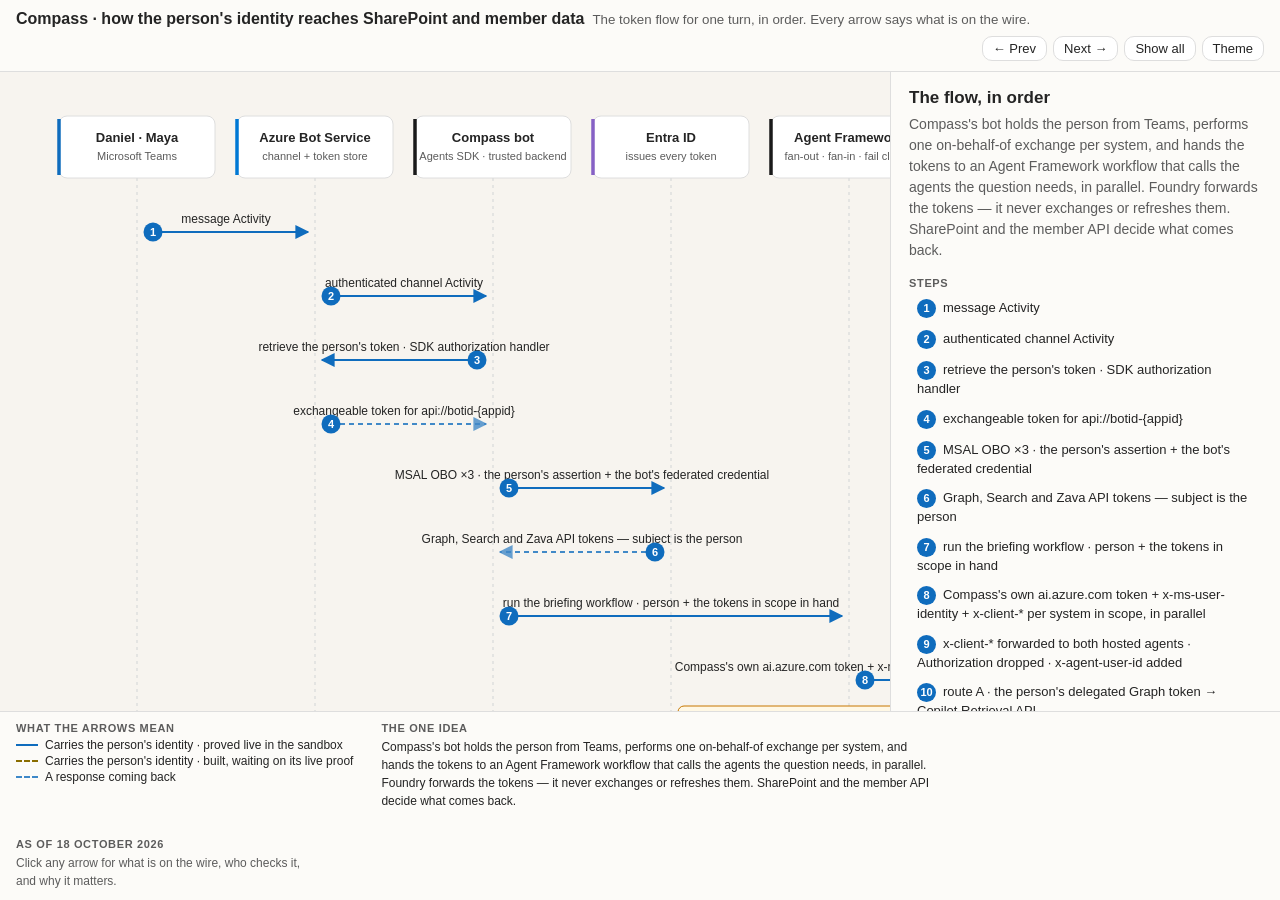
<file: docs/diagrams/Zava-Compass-OBO-Sequence.html>
<!DOCTYPE html>
<html lang="en">
<head>
<meta charset="UTF-8">
<meta name="viewport" content="width=device-width, initial-scale=1">
<title>Compass · how the person's identity reaches SharePoint and member data · sequence</title>
<script>
  (() => {
    const q = new URLSearchParams(location.search);
    const t = q.get("scoutTheme") ||
      (window.matchMedia("(prefers-color-scheme: dark)").matches ? "dark" : "light");
    document.documentElement.setAttribute("data-theme", t);
  })();
</script>
<style>
:root{
  color-scheme:light;
  --cp-bg:#f7f4ef; --cp-bg-elevated:#fcfbf8; --cp-surface:#ffffff; --cp-surface-soft:#f5f5f5;
  --cp-border:#dedede; --cp-border-strong:#919191; --cp-text:#242424; --cp-text-muted:#5c5c5c;
  --cp-text-soft:#6f6f6f; --cp-accent:#b11f4b; --cp-accent-soft:rgba(177,31,75,.08);
  --cp-accent-fg:#fff; --cp-link:#0078d4; --cp-shadow:0 18px 48px rgba(0,0,0,.12);
  --lane-person:#0f6cbd; --lane-azure:#0078d4; --lane-entra:#8661c5; --lane-foundry:#b11f4b;
  --lane-m365:#0f7b0f; --lane-core:#1a1a1a;
  --wire:#0f6cbd; --wire-gated:#8a6d00; --note:#fff8e5; --note-bd:#c77700;
}
html[data-theme="dark"]{
  color-scheme:dark;
  --cp-bg:#3d3b3a; --cp-bg-elevated:#343231; --cp-surface:#292929; --cp-surface-soft:#2e2e2e;
  --cp-border:#474747; --cp-border-strong:#5f5f5f; --cp-text:#dedede; --cp-text-muted:#919191;
  --cp-text-soft:#b0b0b0; --cp-accent:#fd8ea1; --cp-accent-soft:rgba(253,142,161,.14);
  --cp-accent-fg:#1a1a1a; --cp-link:#4da6ff; --cp-shadow:0 18px 48px rgba(0,0,0,.32);
  --lane-person:#4da6ff; --lane-azure:#4da6ff; --lane-entra:#b69cf0; --lane-foundry:#fd8ea1;
  --lane-m365:#5ec75e; --lane-core:#dedede;
  --wire:#4da6ff; --wire-gated:#e0b400; --note:#3a3420; --note-bd:#c77700;
}
*{box-sizing:border-box}
html,body{margin:0;height:100%}
body{background:var(--cp-bg);color:var(--cp-text);
  font-family:"Segoe UI",Aptos,Calibri,-apple-system,sans-serif;font-size:14px;
  display:flex;flex-direction:column;overflow:hidden}
code,.mono{font-family:Consolas,"Courier New",monospace}
button{font:inherit;color:inherit}
header{display:flex;flex-wrap:wrap;align-items:center;gap:8px 16px;padding:10px 16px;
  background:var(--cp-bg-elevated);border-bottom:1px solid var(--cp-border)}
header h1{font-size:16px;font-weight:600;margin:0 8px 0 0}
header h1 small{font-weight:400;color:var(--cp-text-muted);margin-left:8px}
.seg{border:1px solid var(--cp-border);background:var(--cp-surface);border-radius:.625rem;
  padding:4px 10px;cursor:pointer;font-size:13px}
.seg:hover{border-color:var(--cp-border-strong)}
.seg.on{background:var(--cp-accent);color:var(--cp-accent-fg);border-color:var(--cp-accent)}
main{flex:1;display:flex;min-height:0}
#viewport{flex:1;overflow:auto;padding:14px}
aside{width:390px;border-left:1px solid var(--cp-border);background:var(--cp-bg-elevated);
  overflow:auto;padding:16px 18px 28px}
aside h2{font-size:17px;margin:0 0 6px}
aside h3{font-size:11px;letter-spacing:.06em;text-transform:uppercase;color:var(--cp-text-muted);
  margin:16px 0 4px}
aside p{margin:0 0 8px;line-height:1.5}
.sub{color:var(--cp-text-muted)}
.pill{display:inline-block;border-radius:999px;padding:2px 9px;font-size:11px;font-weight:600;
  border:1px solid var(--cp-border);background:var(--cp-surface)}
.pill.gated{border-color:var(--wire-gated);color:var(--wire-gated)}
.pill.built,.pill.verified{border-color:var(--wire);color:var(--wire)}
.steplist{list-style:none;margin:0;padding:0}
.steplist button{display:block;width:100%;text-align:left;background:none;border:0;
  padding:6px 8px;border-radius:8px;cursor:pointer;line-height:1.35;font-size:13px}
.steplist button:hover{background:var(--cp-accent-soft)}
.steplist button.on{background:var(--cp-accent-soft);font-weight:600}
.num{display:inline-flex;align-items:center;justify-content:center;width:19px;height:19px;
  border-radius:50%;background:var(--wire);color:#fff;font-size:11px;font-weight:700;margin-right:7px}
.num.gated{background:var(--wire-gated)}
svg{display:block}
.lane-line{stroke:var(--cp-border);stroke-width:1.5;stroke-dasharray:3 4}
.lane-box{fill:var(--cp-surface);stroke:var(--cp-border);stroke-width:1}
.lane-accent{stroke-width:3.5}
.lane-t{font-size:13px;font-weight:600;fill:var(--cp-text)}
.lane-s{font-size:11px;fill:var(--cp-text-muted)}
.wire{stroke:var(--wire);stroke-width:2;fill:none;marker-end:url(#ar)}
.wire.gated{stroke:var(--wire-gated);stroke-dasharray:6 4;marker-end:url(#arg)}
.wire.ret{stroke-dasharray:5 4;opacity:.78;marker-end:url(#arr)}
.wire.ret.gated{marker-end:url(#arrg)}
.msg{font-size:12px;fill:var(--cp-text)}
.msg-hit{fill:transparent;cursor:pointer}
g.step:hover .wire{stroke-width:3.5}
g.step:hover .msg{font-weight:600}
g.step.dim{opacity:.22}
g.step.sel .wire{stroke-width:4}
g.step.sel .msg{font-weight:700}
.sn{font-size:11px;font-weight:700;fill:#fff}
.sn-bg{fill:var(--wire)}
.sn-bg.gated{fill:var(--wire-gated)}
.note-bg{fill:var(--note);stroke:var(--note-bd);stroke-width:1;rx:6}
.note-t{font-size:11.5px;fill:var(--cp-text)}
footer{border-top:1px solid var(--cp-border);background:var(--cp-bg-elevated);
  padding:10px 16px;display:flex;gap:28px;flex-wrap:wrap;font-size:12px}
footer b{font-size:11px;letter-spacing:.06em;text-transform:uppercase;color:var(--cp-text-muted);
  display:block;margin-bottom:4px}
.key{display:flex;align-items:center;gap:7px;margin:2px 0}
.kl{width:22px;height:0;border-top:2.5px solid var(--wire);display:inline-block}
.kl.gated{border-top-style:dashed;border-top-color:var(--wire-gated)}
.kl.ret{border-top-style:dashed;opacity:.8}
html[data-chrome="0"] header,html[data-chrome="0"] aside{display:none}
html[data-chrome="0"] body{overflow:visible}
html[data-chrome="0"] #viewport{overflow:visible}
</style>
</head>
<body>
<header>
  <h1>Compass · how the person's identity reaches SharePoint and member data<small>The token flow for one turn, in order. Every arrow says what is on the wire.</small></h1>
  <div style="margin-left:auto;display:flex;gap:6px">
    <button class="seg" id="prev">&#8592; Prev</button>
    <button class="seg" id="next">Next &#8594;</button>
    <button class="seg" id="clear">Show all</button>
    <button class="seg" id="theme">Theme</button>
  </div>
</header>
<main>
  <div id="viewport"><svg id="svg"></svg></div>
  <aside id="side"></aside>
</main>
<footer>
  <div>
    <b>What the arrows mean</b>
    <div class="key"><span class="kl"></span> Carries the person's identity &#183; proved live in the sandbox</div>
    <div class="key"><span class="kl gated"></span> Carries the person's identity &#183; built, waiting on its live proof</div>
    <div class="key"><span class="kl ret"></span> A response coming back</div>
  </div>
  <div>
    <b>The one idea</b>
    <div style="max-width:560px;line-height:1.5">Compass's bot holds the person from Teams, performs one on-behalf-of exchange per system, and hands the tokens to an Agent Framework workflow that calls the agents the question needs, in parallel. Foundry forwards the tokens — it never exchanges or refreshes them. SharePoint and the member API decide what comes back.</div>
  </div>
  <div>
    <b>As of 18 October 2026</b>
    <div style="max-width:300px;line-height:1.5;color:var(--cp-text-muted)">
      Click any arrow for what is on the wire, who checks it, and why it matters.
    </div>
  </div>
</footer>
<script>
const M = {"title": "Compass · how the person's identity reaches SharePoint and member data", "subtitle": "The token flow for one turn, in order. Every arrow says what is on the wire.", "asOf": "18 October 2026", "summary": "Compass's bot holds the person from Teams, performs one on-behalf-of exchange per system, and hands the tokens to an Agent Framework workflow that calls the agents the question needs, in parallel. Foundry forwards the tokens — it never exchanges or refreshes them. SharePoint and the member API decide what comes back.", "lanes": [{"id": "P", "title": "Daniel · Maya", "sub": "Microsoft Teams", "kind": "person"}, {"id": "BS", "title": "Azure Bot Service", "sub": "channel + token store", "kind": "azure"}, {"id": "A", "title": "Compass bot", "sub": "Agents SDK · trusted backend", "kind": "core"}, {"id": "E", "title": "Entra ID", "sub": "issues every token", "kind": "entra"}, {"id": "W", "title": "Agent Framework", "sub": "fan-out · fan-in · fail closed", "kind": "core"}, {"id": "F", "title": "Foundry Agent Service", "sub": "forwards, never exchanges", "kind": "foundry"}, {"id": "K", "title": "Prompt agent", "sub": "SharePointKnowledgeAgent", "kind": "foundry"}, {"id": "S", "title": "Foundry IQ KB", "sub": "Azure AI Search", "kind": "azure"}, {"id": "R", "title": "SharePoint", "sub": "Retrieval API · remote source", "kind": "m365"}, {"id": "H", "title": "Hosted agents", "sub": "SharePointRetrieval · ZavaApi", "kind": "foundry"}, {"id": "M", "title": "Zava API MCP", "sub": "Functions → core banking", "kind": "azure"}], "steps": [{"n": 1, "from": "P", "to": "BS", "hop": 1, "status": "verified", "label": "message Activity", "detail": {"carries": "The person's Teams session.", "mechanism": "Normal Teams sign-in. The person is already authenticated to Microsoft 365.", "enforced": "Entra, including any Conditional Access policy on the Teams app.", "why": "Nothing here is new. Daniel and Maya each sign in as themselves, in separate browser profiles."}}, {"n": 2, "from": "BS", "to": "A", "hop": 1, "status": "verified", "label": "authenticated channel Activity", "detail": {"carries": "The Teams activity, with the channel authenticated by Bot Service.", "mechanism": "Azure Bot Service validates the channel and passes the activity to the bot.", "enforced": "Bot Service, then the bot.", "why": "The bot now knows which person is asking, but does not yet hold a token it can spend."}}, {"n": 3, "from": "A", "to": "BS", "hop": 2, "status": "verified", "label": "retrieve the person's token · SDK authorization handler", "detail": {"carries": "A request for the person's token for the bot's own API.", "mechanism": "The Microsoft 365 Agents SDK authorization handler asks Bot Service's token store.", "enforced": "Bot Service.", "why": "Bot Service brokers and stores this token. It does not issue the downstream ones — Entra does, at step 5."}}, {"n": 4, "from": "BS", "to": "A", "hop": 2, "status": "verified", "return": true, "label": "exchangeable token for api://botid-{appid}", "detail": {"carries": "The person's access token, audience = the bot's own API.", "mechanism": "Teams SSO produced this without prompting the person.", "enforced": "Entra issued it; Bot Service stored it.", "why": "Exchangeable is the important word: this token is the OBO assertion for step 5."}}, {"n": 5, "from": "A", "to": "E", "hop": 3, "status": "verified", "label": "MSAL OBO ×3 · the person's assertion + the bot's federated credential", "detail": {"carries": "The person's token as an assertion, plus the bot's client credential. One exchange per audience: Graph, Azure AI Search, Zava API.", "mechanism": "MSAL on-behalf-of, as a confidential client. The credential is a federated identity credential on the bot's app registration that trusts the bot's managed identity, so there is no secret to store or rotate.", "enforced": "Entra: the admin consent we granted once, and any Conditional Access policy.", "why": "Learn's requirement for the whole pattern is exactly this: a trusted application backend that authenticates users and can perform OBO as a confidential client."}}, {"n": 6, "from": "E", "to": "A", "hop": 3, "status": "verified", "return": true, "label": "Graph, Search and Zava API tokens — subject is the person", "detail": {"carries": "One access token per downstream audience, subject = the person, actor = the bot.", "mechanism": "Entra issues each one. There is no second token service anywhere in this design.", "enforced": "Entra.", "why": "The person is resolved once, here. Nothing after this point re-derives who is asking."}}, {"n": 7, "from": "A", "to": "W", "hop": 4, "status": "verified", "label": "run the briefing workflow · person + the tokens in scope in hand", "detail": {"carries": "The resolved person and the three tokens, as one value passed in.", "mechanism": "The bot sends a query through its mediator; the handler starts a Microsoft Agent Framework workflow: start → the executors in scope → fan-in barrier → compose.", "enforced": "The bot. A fresh workflow is built for every turn, so nothing can leak between people.", "why": "The workflow never calls Entra. It receives the tokens; it does not mint them."}}, {"n": 8, "from": "W", "to": "F", "hop": 5, "status": "verified", "label": "Compass's own ai.azure.com token + x-ms-user-identity + x-client-* per system in scope, in parallel", "detail": {"carries": "Three distinct things: the bot's own workload token authorizes the call; x-ms-user-identity carries the person's object id (an id, not a token); each x-client-* header carries one of the person's downstream tokens, with no Bearer prefix.", "mechanism": "The Foundry SDK v2 Responses client, from a single gateway class that is the only code allowed to set x-ms-user-identity.", "enforced": "Foundry RBAC. The bot's managed identity needs the Foundry role plus a custom role holding the UserIdentityImpersonation data action.", "why": "That impersonation action is in no built-in role. Without it this call is refused with 403 — the most common way this pattern fails the first time."}}, {"n": 9, "from": "F", "to": "H", "hop": 6, "status": "verified", "label": "x-client-* forwarded to both hosted agents · Authorization dropped · x-agent-user-id added", "detail": {"carries": "The person's downstream tokens, untouched.", "mechanism": "The platform forwards the x-client-* headers to the container and drops the caller's Authorization header.", "enforced": "Foundry.", "why": "Learn is explicit that Foundry doesn't exchange or refresh the token in x-client-*. This is application-managed OBO plus token forwarding, not a token exchange by Foundry. It also means Foundry will not refresh an expiring token — obtain them per turn."}}, {"n": 10, "from": "H", "to": "R", "hop": 7, "status": "verified", "label": "route A · the person's delegated Graph token → Copilot Retrieval API", "detail": {"carries": "The person's Graph token, read from x-client-graph-access-token by SharePointRetrievalAgent.", "mechanism": "The agent's code calls the Microsoft 365 Copilot Retrieval API as the person.", "enforced": "SharePoint itself, at query time.", "why": "Needs a Microsoft 365 Copilot licence per calling person. Semantic retrieval covers .docx, .pptx, .pdf, .aspx and .one; other types get lexical matching only."}}, {"n": 11, "from": "R", "to": "H", "hop": 7, "status": "verified", "return": true, "label": "only what the person may see", "detail": {"carries": "Text extracts with their SharePoint source URLs.", "mechanism": "The Retrieval API queried as the calling person.", "enforced": "SharePoint's own permissions.", "why": "Daniel's extracts come from Lending Policy and the FAQ. Maya's come from Portfolio and Collections and the FAQ. Nothing is pruned afterwards in our code, because nothing came back that the person could not already open."}}, {"n": 12, "from": "H", "to": "M", "hop": 8, "status": "verified", "label": "ZavaApiAgent · x-client-zava-api-token · audience = Zava API", "detail": {"carries": "The person's token for Zava Credit Union's own API audience.", "mechanism": "The agent's code calls the MCP server directly, passing the token explicitly.", "enforced": "The MCP server validates audience and issuer before it does anything.", "why": "This is why the pattern fixes MCP too. Keep calling MCP servers from code so headers can be passed explicitly."}}, {"n": 13, "from": "M", "to": "H", "hop": 8, "status": "verified", "return": true, "label": "member record, scoped to the person", "detail": {"carries": "The member record for that person, found by Entra object id.", "mechanism": "The server resolves the person to a member and reads a simulated core-banking domain.", "enforced": "The MCP server. It never forwards the token it received to a different API.", "why": "The identity path is real; the banking data is simulated. That no-forwarding rule is the MCP specification's, not ours."}}, {"n": 14, "from": "F", "to": "K", "hop": 9, "status": "verified", "label": "route B · Search token as a structured input (search_auth_token)", "detail": {"carries": "The person's Azure AI Search token, as a field in the request input.", "mechanism": "A prompt agent runs inside the Foundry service, so there is no container and no header forwarding. The bot passes the token as structured input instead.", "enforced": "Foundry, then the knowledge base.", "why": "The two routes differ in plumbing, not principle. The prompt agent was created with the Foundry SDK's agent administration client and wired to the knowledge base's MCP endpoint."}}, {"n": 15, "from": "K", "to": "S", "hop": 10, "status": "verified", "label": "x-ms-query-source-authorization = the person's Search token", "detail": {"carries": "The person's Search token, as x-ms-query-source-authorization on the knowledge-base call.", "mechanism": "The agent's knowledge-base tool call.", "enforced": "Azure AI Search.", "why": "This header is what makes the knowledge base query as the person instead of as the service."}}, {"n": 16, "from": "S", "to": "R", "hop": 11, "status": "verified", "label": "remote SharePoint source · queried live as the person", "detail": {"carries": "A query made on the person's behalf.", "mechanism": "The knowledge base's remote SharePoint knowledge source calls SharePoint with the person's token.", "enforced": "SharePoint's own permissions.", "why": "No copy of the content and no ACL snapshot, so a revoked permission takes effect immediately. An indexed source would be faster at scale but only as fresh as its last sync."}}, {"n": 17, "from": "R", "to": "S", "hop": 11, "status": "verified", "return": true, "label": "only what the person may see", "detail": {"carries": "Matching passages.", "mechanism": "SharePoint's response to the live query.", "enforced": "SharePoint.", "why": "Same guarantee as route A: the answer can contain only content the person could already open."}}, {"n": 18, "from": "S", "to": "K", "hop": 9, "status": "verified", "return": true, "label": "grounded passages → answer with citations", "detail": {"carries": "Passages with their sources; the prompt agent composes a cited answer.", "mechanism": "The model reads the knowledge base result and answers.", "enforced": "Foundry content filtering and the agent's instructions.", "why": "The model decides when to call the knowledge base. That is the trade for a prompt agent: less code, less determinism."}}, {"n": 19, "from": "F", "to": "W", "hop": 12, "status": "verified", "return": true, "label": "the results in scope arrive at the fan-in barrier", "detail": {"carries": "One result per branch, or an error.", "mechanism": "Each executor completes independently; the barrier waits for every branch in scope.", "enforced": "The workflow.", "why": "The branches in scope ran in parallel. A branch that fails is not swallowed."}}, {"n": 20, "from": "W", "to": "A", "hop": 12, "status": "verified", "return": true, "label": "one briefing · any failed branch fails the whole turn", "detail": {"carries": "A composed briefing, or the original typed exception.", "mechanism": "Compose runs only if every branch in scope succeeded; otherwise the workflow rethrows the original exception.", "enforced": "The workflow. Fail closed: no partial answer, no silent downgrade to app-only access.", "why": "A permissions-sensitive answer that is sometimes missing a source is worse than one that says it cannot answer."}}, {"n": 21, "from": "A", "to": "P", "hop": 12, "status": "verified", "return": true, "label": "reply in Teams", "detail": {"carries": "The briefing, formatted for Teams.", "mechanism": "The bot sends the reply on the same conversation.", "enforced": "The bot.", "why": "Two people asked the same question; two different, correct answers came back, and the bot never needed to know why."}}], "notes": [{"after": 8, "text": "Without the UserIdentityImpersonation role: 403, right here."}, {"after": 9, "text": "Foundry does not refresh x-client-* tokens. Keep the turn inside their lifetime."}, {"after": 11, "text": "No pruning in our code — SharePoint already decided."}, {"after": 14, "text": "A prompt agent has no headers to forward, so the token rides as input."}, {"after": 18, "text": "The branches in scope ran in parallel. One failure fails the turn."}], "ruled": [["Publish to Teams from Foundry", "Not established for a no-new-prompt requirement, and published agents support neither streaming nor citations — both of which Compass uses."], ["The Foundry SharePoint tool", "Learn is explicit: it doesn't work when the agent is published to Microsoft Teams."], ["A toolbox oauth2 connection", "Runs Foundry's own per-person authorization when no grant exists. No documented way to hand it the token Compass already holds."], ["An indexed SharePoint source", "Permissions are as of the last sync, so access is only as fresh as the ingestion. Right at scale; wrong when the answer must reflect who may see what right now."]]};
const q = new URLSearchParams(location.search);
if (q.get("chrome") === "0") document.documentElement.setAttribute("data-chrome","0");

const LANE_W = 178, LEFT = 34, TOP = 30, HEAD_H = 62;
const FIRST = TOP + HEAD_H + 54, GAP = 64, NOTE_H = 30;

const laneX = {}, kindVar = {person:"--lane-person",azure:"--lane-azure",entra:"--lane-entra",
  foundry:"--lane-foundry",m365:"--lane-m365",core:"--lane-core"};
M.lanes.forEach((l,i) => laneX[l.id] = LEFT + i*LANE_W + LANE_W/2);

// y position per step, leaving room for notes
let y = FIRST; const stepY = {}; const noteAfter = {};
M.notes.forEach(n => noteAfter[n.after] = n.text);
M.steps.forEach(s => { stepY[s.n] = y; y += GAP + (noteAfter[s.n] ? NOTE_H : 0); });
const W = LEFT*2 + M.lanes.length*LANE_W, H = y + 28;

const svg = document.getElementById("svg");
svg.setAttribute("viewBox", `0 0 ${W} ${H}`);
svg.setAttribute("width", W); svg.setAttribute("height", H);

const NS = "http://www.w3.org/2000/svg";
const el = (n,a={}) => { const e = document.createElementNS(NS,n);
  for (const k in a) e.setAttribute(k,a[k]); return e; };

function marker(id, cls){
  const m = el("marker",{id, viewBox:"0 0 10 10", refX:"9", refY:"5",
    markerWidth:"7", markerHeight:"7", orient:"auto-start-reverse"});
  const p = el("path",{d:"M 0 0 L 10 5 L 0 10 z"});
  p.setAttribute("fill", cls === "g" ? "var(--wire-gated)" : "var(--wire)");
  if (cls === "r" || cls === "rg") p.setAttribute("opacity",".8");
  m.appendChild(p); return m;
}
const defs = el("defs");
defs.append(marker("ar",""), marker("arg","g"), marker("arr","r"), marker("arrg","rg"));
svg.appendChild(defs);

// lifelines
M.lanes.forEach(l => {
  const x = laneX[l.id];
  svg.appendChild(el("line",{x1:x,y1:TOP+HEAD_H,x2:x,y2:H-16,class:"lane-line"}));
});
// lane heads
M.lanes.forEach(l => {
  const x = laneX[l.id], bw = LANE_W-22;
  const g = el("g");
  g.appendChild(el("rect",{x:x-bw/2,y:TOP,width:bw,height:HEAD_H,rx:8,class:"lane-box"}));
  const ac = el("line",{x1:x-bw/2,y1:TOP+3,x2:x-bw/2,y2:TOP+HEAD_H-3,class:"lane-accent"});
  ac.setAttribute("stroke",`var(${kindVar[l.kind]})`);
  g.appendChild(ac);
  const t = el("text",{x:x,y:TOP+26,"text-anchor":"middle",class:"lane-t"}); t.textContent = l.title;
  const s = el("text",{x:x,y:TOP+44,"text-anchor":"middle",class:"lane-s"}); s.textContent = l.sub;
  g.append(t,s); svg.appendChild(g);
});

// steps
const groups = {};
M.steps.forEach(s => {
  const x1 = laneX[s.from], x2 = laneX[s.to], yy = stepY[s.n];
  const dir = x2 > x1 ? 1 : -1, pad = 7;
  const g = el("g",{class:"step"}); g.dataset.n = s.n;
  const cls = "wire" + (s.status === "gated" ? " gated" : "") + (s.return ? " ret" : "");
  g.appendChild(el("line",{x1:x1+pad*dir,y1:yy,x2:x2-pad*dir,y2:yy,class:cls}));

  const mx = (x1+x2)/2;
  const t = el("text",{x:mx,y:yy-9,"text-anchor":"middle",class:"msg"});
  t.textContent = s.label; g.appendChild(t);

  const bx = x1 + 16*dir;
  const c = el("circle",{cx:bx,cy:yy,r:9.5,class:"sn-bg"+(s.status==="gated"?" gated":"")});
  const n = el("text",{x:bx,y:yy+4,"text-anchor":"middle",class:"sn"}); n.textContent = s.n;
  g.append(c,n);

  g.appendChild(el("rect",{x:Math.min(x1,x2),y:yy-24,width:Math.abs(x2-x1),height:34,class:"msg-hit"}));
  g.addEventListener("click", () => select(s.n));
  svg.appendChild(g); groups[s.n] = g;

  if (noteAfter[s.n]) {
    const ny = yy + 26, nw = 520, nx = Math.max(LEFT+8, mx - nw/2);
    const ng = el("g");
    ng.appendChild(el("rect",{x:nx,y:ny,width:nw,height:24,class:"note-bg"}));
    const nt = el("text",{x:nx+12,y:ny+16,class:"note-t"}); nt.textContent = noteAfter[s.n];
    ng.append(nt); svg.appendChild(ng);
  }
});

const side = document.getElementById("side");
let sel = null;

function overview(){
  const rows = M.steps.map(s =>
    `<li><button data-n="${s.n}" class="${sel===s.n?'on':''}">
       <span class="num ${s.status==='gated'?'gated':''}">${s.n}</span>${esc(s.label)}</button></li>`).join("");
  const ruled = M.ruled.map(([t,d]) =>
    `<p><b>${esc(t)}</b><br><span class="sub">${esc(d)}</span></p>`).join("");
  side.innerHTML =
    `<h2>The flow, in order</h2>
     <p class="sub">${esc(M.summary)}</p>
     <h3>Steps</h3><ul class="steplist">${rows}</ul>
     <h3>Ruled out, and why</h3>${ruled}`;
  side.querySelectorAll("button[data-n]").forEach(b =>
    b.addEventListener("click", () => select(+b.dataset.n)));
}
function esc(s){ return String(s).replace(/[&<>]/g, c => ({"&":"&amp;","<":"&lt;",">":"&gt;"}[c])); }

function select(n){
  sel = (sel === n) ? null : n;
  Object.values(groups).forEach(g => g.classList.remove("dim","sel"));
  if (sel == null) { overview(); return; }
  Object.entries(groups).forEach(([k,g]) => {
    if (+k === sel) g.classList.add("sel"); else g.classList.add("dim");
  });
  const s = M.steps.find(x => x.n === sel), d = s.detail || {};
  const from = M.lanes.find(l => l.id === s.from), to = M.lanes.find(l => l.id === s.to);
  const part = (h,v) => v ? `<h3>${h}</h3><p>${esc(v)}</p>` : "";
  side.innerHTML =
    `<h2><span class="num ${s.status==='gated'?'gated':''}">${s.n}</span>${esc(from.title)} &#8594; ${esc(to.title)}</h2>
     <p><span class="pill ${s.status}">${s.status === "gated" ? "Built &#183; waiting on its live proof" : (s.status === "verified" ? "Proved live in the sandbox" : "Built and tested")}</span></p>
     <p style="margin-top:10px"><b>${esc(s.label)}</b></p>
     ${part("On the wire", d.carries)}
     ${part("How", d.mechanism)}
     ${part("Who checks it", d.enforced)}
     ${part("Why it matters", d.why)}
     <p style="margin-top:18px"><button class="seg" id="back">&#8592; All steps</button></p>`;
  const b = document.getElementById("back");
  if (b) b.addEventListener("click", () => { sel = null;
    Object.values(groups).forEach(g => g.classList.remove("dim","sel")); overview(); });
}

document.getElementById("next").addEventListener("click", () => {
  const i = sel == null ? 0 : M.steps.findIndex(s => s.n === sel) + 1;
  if (i < M.steps.length) select(M.steps[i].n);
});
document.getElementById("prev").addEventListener("click", () => {
  const i = sel == null ? M.steps.length-1 : M.steps.findIndex(s => s.n === sel) - 1;
  if (i >= 0) select(M.steps[i].n);
});
document.getElementById("clear").addEventListener("click", () => {
  sel = null; Object.values(groups).forEach(g => g.classList.remove("dim","sel")); overview();
});
document.getElementById("theme").addEventListener("click", () => {
  const h = document.documentElement;
  h.setAttribute("data-theme", h.getAttribute("data-theme") === "dark" ? "light" : "dark");
});
document.addEventListener("keydown", e => {
  if (e.key === "ArrowRight") document.getElementById("next").click();
  if (e.key === "ArrowLeft") document.getElementById("prev").click();
  if (e.key === "Escape") document.getElementById("clear").click();
});

const qs = q.get("step");
if (qs) select(+qs); else overview();
</script>
</body>
</html>
</file>
